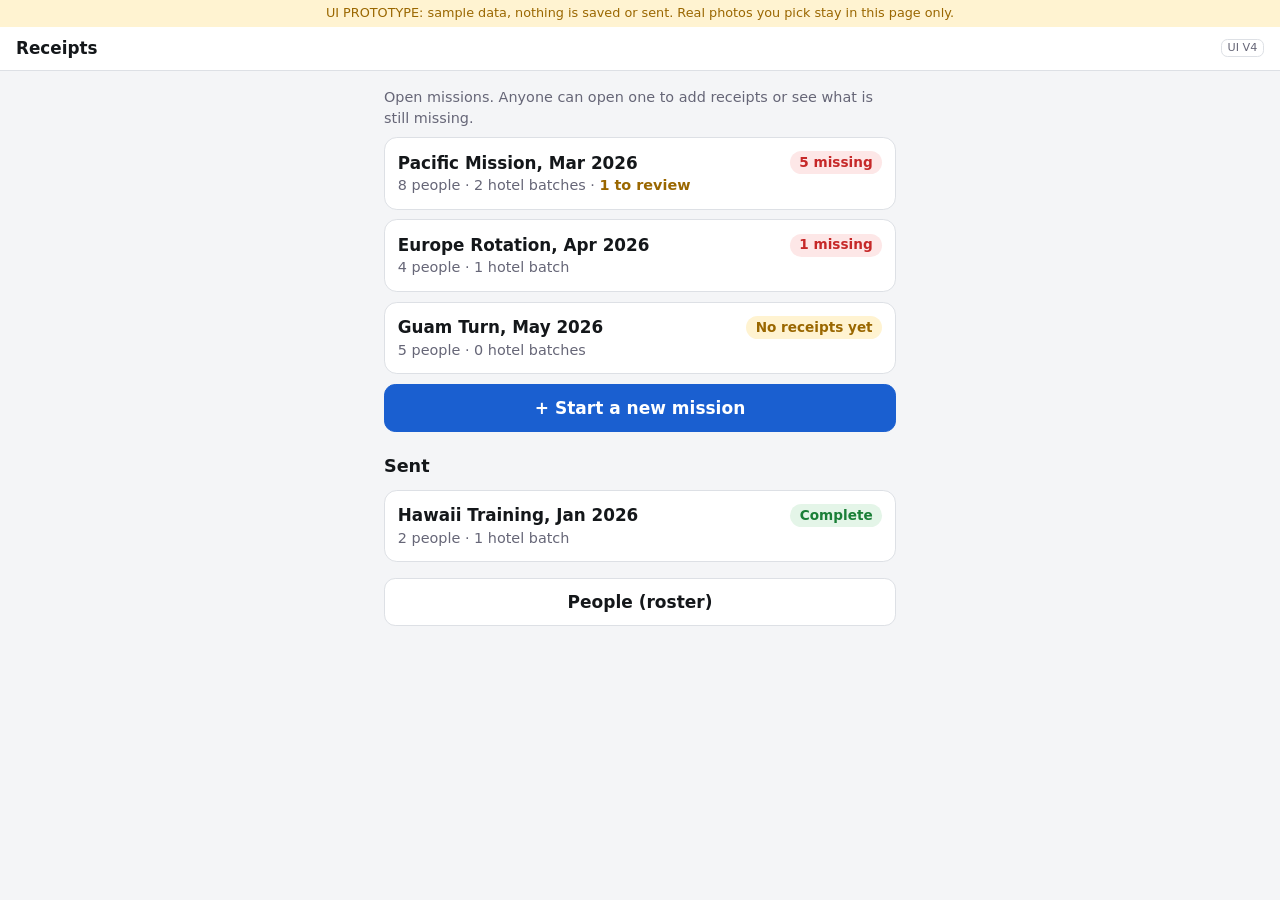
<file: ReceiptOCR_UI_V4.html>
<!doctype html>
<html lang="en">
<head>
<meta charset="utf-8">
<meta name="viewport" content="width=device-width, initial-scale=1, viewport-fit=cover">
<title>Receipt OCR UI V4</title>
<style>
:root{color-scheme:light dark;--bg:#f4f5f7;--card:#fff;--fg:#14171a;--mut:#667;--line:#dde0e5;--pri:#1a5fd0;--pri-fg:#fff;--ok:#1a7f37;--okbg:#e4f5e8;--warn:#9a6700;--warnbg:#fff3d1;--bad:#c62828;--badbg:#fde7e7}
@media(prefers-color-scheme:dark){:root{--bg:#0f1114;--card:#1a1d22;--fg:#eceef1;--mut:#9aa3ad;--line:#2d333b;--pri:#4c8dff;--pri-fg:#0b1220;--ok:#3fb950;--okbg:#10301a;--warn:#e3b341;--warnbg:#3a2f0b;--bad:#ff6b6b;--badbg:#3a1414}}
*{box-sizing:border-box}
body{margin:0;background:var(--bg);color:var(--fg);font:17px/1.45 system-ui,-apple-system,sans-serif;padding-bottom:env(safe-area-inset-bottom)}
header.top{position:sticky;top:0;z-index:5;background:var(--card);border-bottom:1px solid var(--line);padding:.6rem 1rem;display:flex;align-items:center;gap:.6rem}
header.top h1{font-size:1.05rem;margin:0;flex:1}
.badge{font-size:.7rem;border:1px solid var(--line);border-radius:.4rem;padding:0 .35rem;color:var(--mut)}
main{max-width:34rem;margin:0 auto;padding:1rem}
.card{background:var(--card);border:1px solid var(--line);border-radius:.8rem;padding:.9rem;margin-bottom:.8rem}
h2{font-size:1.1rem;margin:.2rem 0 .6rem}
.btn{display:flex;align-items:center;justify-content:center;gap:.4rem;min-height:48px;padding:.5rem 1rem;border-radius:.7rem;border:1px solid var(--line);background:var(--card);color:var(--fg);font:inherit;font-weight:600;width:100%;cursor:pointer;text-decoration:none;margin:.35rem 0}
.btn.pri{background:var(--pri);color:var(--pri-fg);border-color:var(--pri)}
.btn.sm{min-height:44px;width:auto;margin:0}
.btn.danger{background:var(--bad);color:#fff;border-color:var(--bad)}
.row{display:flex;gap:.5rem;align-items:center;flex-wrap:wrap}
.row.sp{justify-content:space-between}
.mut{color:var(--mut);font-size:.9rem}
input[type=text],input[type=date]{width:100%;min-height:46px;padding:.5rem .7rem;border-radius:.6rem;border:1px solid var(--line);background:var(--bg);color:var(--fg);font:inherit}
label.chk{display:flex;align-items:center;gap:.7rem;min-height:46px;border-bottom:1px solid var(--line)}
label.chk:last-child{border:0}
input[type=checkbox]{width:24px;height:24px}
.pill{display:inline-block;border-radius:2rem;padding:.1rem .6rem;font-size:.85rem;font-weight:600}
.pill.ok{background:var(--okbg);color:var(--ok)}.pill.warn{background:var(--warnbg);color:var(--warn)}.pill.bad{background:var(--badbg);color:var(--bad)}
.counter{position:sticky;top:50px;z-index:4;border-radius:.8rem;padding:.7rem 1rem;margin-bottom:.8rem;font-weight:700;display:flex;justify-content:space-between;align-items:center}
.counter.ok{background:var(--okbg);color:var(--ok)}.counter.warn{background:var(--warnbg);color:var(--warn)}
.counter .big{font-size:1.4rem}
.miss{color:var(--bad);font-weight:600}
.grid{display:grid;grid-template-columns:repeat(3,1fr);gap:.5rem}
.thumb{position:relative;border:1px solid var(--line);border-radius:.5rem;overflow:hidden;background:#fff;aspect-ratio:3/4;padding:0;cursor:pointer}
.thumb img{width:100%;height:100%;object-fit:cover;display:block}
.thumb .tag{position:absolute;left:2px;bottom:2px;right:2px;font-size:.62rem;font-weight:700;background:rgba(255,243,209,.95);color:#7a5200;border-radius:.3rem;padding:0 .2rem;text-align:center}
.who{font-weight:700;margin:.8rem 0 .3rem}
.prog{height:8px;background:var(--line);border-radius:4px;overflow:hidden;margin-top:.3rem}
.prog>i{display:block;height:100%;background:var(--pri);width:0;transition:width .3s}
.q{display:flex;gap:.7rem}.q img{width:84px;border-radius:.4rem;border:1px solid var(--line);align-self:flex-start}
.q .ocr{font:.75rem/1.3 ui-monospace,monospace;color:var(--mut);max-height:4.4em;overflow:hidden}
.candbtns{display:flex;flex-direction:column;gap:.35rem;margin-top:.5rem}
.modal{position:fixed;inset:0;background:rgba(0,0,0,.6);z-index:20;display:flex;align-items:flex-end;justify-content:center}
.sheet{background:var(--card);width:100%;max-width:34rem;border-radius:1rem 1rem 0 0;padding:1rem;max-height:92vh;overflow:auto}
.cropbox{position:relative;width:100%;touch-action:none;user-select:none}
.cropbox img{width:100%;display:block;border-radius:.4rem}
.cropbox svg{position:absolute;inset:0;width:100%;height:100%}
.handle{position:absolute;width:44px;height:44px;margin:-22px 0 0 -22px;border-radius:50%;background:rgba(76,141,255,.35);border:3px solid #4c8dff;touch-action:none}
pre.tree{background:var(--bg);padding:.7rem;border-radius:.6rem;overflow:auto;font-size:.85rem;margin:.4rem 0}
.toast{position:fixed;left:50%;bottom:1.2rem;transform:translateX(-50%);background:#222;color:#fff;padding:.6rem 1rem;border-radius:2rem;z-index:30;font-size:.95rem;max-width:90vw}
a.lnk{color:var(--pri);text-decoration:none;font-weight:600}
.drop{border:2px dashed var(--line);border-radius:1rem;padding:1rem;text-align:center;margin-bottom:.8rem;background:var(--card)}
.drop .step{color:var(--mut);font-size:1.05rem;margin:.5rem 0}
.drop .step b{color:var(--mut)}
.chips{display:flex;flex-wrap:wrap;gap:.5rem;justify-content:center;margin:.5rem 0}
.chip{min-height:46px;padding:.3rem 1.1rem;border-radius:2rem;border:1px solid var(--line);background:var(--bg);color:var(--fg);font:inherit;font-weight:700;cursor:pointer}
.chip.sel{background:var(--pri);color:var(--pri-fg);border-color:var(--pri)}
.cap{font-size:.62rem;line-height:1.15;word-break:break-all;color:var(--mut);margin-top:2px;text-align:center}
.mx{border-collapse:collapse;width:100%;font-size:.85rem}
.mx th,.mx td{padding:.35rem .4rem;border-bottom:1px solid var(--line);text-align:center;white-space:nowrap}
.mx th:first-child,.mx td:first-child{text-align:left;position:sticky;left:0;background:var(--card)}
.mx th{font-weight:600;color:var(--mut);font-size:.72rem;white-space:normal;line-height:1.1}
.mx .y{color:var(--ok);font-weight:700}.mx .n{color:var(--bad);font-weight:700}.mx .z{color:var(--mut)}
.mcard{display:block;text-decoration:none;color:inherit;background:var(--card);border:1px solid var(--line);border-radius:.8rem;padding:.8rem;margin-bottom:.6rem}
.mcard b{font-size:1.05rem}
.demo{background:var(--warnbg);color:var(--warn);font-size:.8rem;text-align:center;padding:.25rem}
</style>
</head>
<body>
<div class="demo">UI PROTOTYPE: sample data, nothing is saved or sent. Real photos you pick stay in this page only.</div>
<header class="top"><button class="btn sm" id="back" style="display:none" aria-label="Back">&larr;</button><h1 id="title">Receipts</h1><span class="badge">UI V4</span></header>
<main id="app"></main>
<div id="layer"></div>

<script>
"use strict";
// ---------- helpers ----------
const $=(s,r=document)=>r.querySelector(s);
const esc=s=>String(s??"").replace(/[&<>"']/g,c=>({"&":"&amp;","<":"&lt;",">":"&gt;",'"':"&quot;","'":"&#39;"}[c]));
const sleep=ms=>new Promise(r=>setTimeout(r,ms));
let uid=100; const nid=()=>++uid;
function toast(t){const d=document.createElement("div");d.className="toast";d.textContent=t;document.body.appendChild(d);setTimeout(()=>d.remove(),2200)}
function fakeReceipt(name,hotel,warp){
  const lines=[...Array(9)].map((_,i)=>`<rect x="30" y="${150+i*22}" width="${120+((i*37)%90)}" height="7" fill="#999"/><rect x="230" y="${150+i*22}" width="40" height="7" fill="#999"/>`).join("");
  const svg=`<svg xmlns="http://www.w3.org/2000/svg" width="300" height="400"><rect width="300" height="400" fill="${warp?'#cfd3d8':'#fff'}"/><g transform="${warp?'rotate(-4 150 200) translate(14 10) scale(.92)':''}"><rect width="300" height="400" fill="#fff" stroke="#bbb"/><text x="150" y="45" font-family="Georgia" font-size="22" font-weight="700" text-anchor="middle">${esc(hotel)}</text><text x="150" y="70" font-family="monospace" font-size="11" text-anchor="middle" fill="#555">GUEST FOLIO</text><text x="30" y="110" font-family="monospace" font-size="13">GUEST: ${esc(name.toUpperCase())}</text><text x="30" y="130" font-family="monospace" font-size="12" fill="#555">DEPART: 03/05/2026</text>${lines}<text x="30" y="380" font-family="monospace" font-size="13" font-weight="700">BALANCE   $0.00</text></g></svg>`;
  return "data:image/svg+xml;utf8,"+encodeURIComponent(svg);
}

// ---------- sample data ----------
const roster=[
 {id:1,name:"Mike Johnson",aliases:"Johnson M",active:true},
 {id:2,name:"Ben Johnston",aliases:"",active:true},
 {id:3,name:"Anne Smith",aliases:"",active:true},
 {id:4,name:"Luis Garcia",aliases:"Garcia L",active:true},
 {id:5,name:"Dana Lee",aliases:"",active:true},
 {id:6,name:"Priya Patel",aliases:"",active:true},
 {id:7,name:"Tom Nguyen",aliases:"",active:true},
 {id:8,name:"Kim Brown",aliases:"",active:true},
 {id:9,name:"Sam Davis",aliases:"",active:true},
 {id:10,name:"Ray Miller",aliases:"",active:false},
];
const P=id=>roster.find(p=>p.id===id);
const last=p=>p.name.split(" ").slice(-1)[0];
function mkR(pid,hotel,status="matched",extra={}){return {id:nid(),pid,status,hotel,tag:"Hotel",date:"2026-03-03",img:fakeReceipt(P(pid||1).name,hotel),score:96,inferred:false,cands:[],text:"",...extra}}
const trips=[{id:1,name:"Pacific Mission, Mar 2026",status:"open",members:[1,2,3,4,5,6,7,8],batches:[
 {id:1,label:"Batch 1",hotelGuess:"Hilton Garden Inn",hotelFinal:"",dateGuess:"2026-03-03",dateFinal:"",receipts:[
   mkR(1,"Hilton Garden Inn"),mkR(2,"Hilton Garden Inn"),mkR(3,"Hilton Garden Inn"),mkR(4,"Hilton Garden Inn"),mkR(5,"Hilton Garden Inn"),mkR(6,"Hilton Garden Inn"),mkR(7,"Hilton Garden Inn"),
   {...mkR(null,"Hilton Garden Inn","needs_review",{score:71,cands:[2,1,8],text:"GUEST: JOHNST0N B\nROOM 412  DEPART 03/03/26\nHILTON GARDEN INN"}),pid:null}]},
 {id:2,label:"Batch 2",hotelGuess:"Hampton Inn & Suites",hotelFinal:"",dateGuess:"2026-03-05",dateFinal:"",receipts:[
   mkR(1,"Hampton Inn & Suites"),mkR(3,"Hampton Inn & Suites"),mkR(4,"Hampton Inn & Suites"),mkR(5,"Hampton Inn & Suites")]},
]}];
trips.push({id:2,name:"Europe Rotation, Apr 2026",status:"open",members:[2,4,6,9],batches:[
 {id:3,label:"Batch 1",hotelGuess:"Courtyard by Marriott",hotelFinal:"",dateGuess:"2026-04-10",dateFinal:"",receipts:[
   mkR(2,"Courtyard by Marriott","matched",{date:"2026-04-10"}),mkR(4,"Courtyard by Marriott","matched",{date:"2026-04-10"}),mkR(9,"Courtyard by Marriott","matched",{date:"2026-04-10"})]}]});
trips.push({id:3,name:"Guam Turn, May 2026",status:"open",members:[1,3,5,7,8],batches:[]});
trips.push({id:4,name:"Hawaii Training, Jan 2026",status:"sent",members:[1,3],batches:[
 {id:4,label:"Batch 1",hotelGuess:"Aloha Suites",hotelFinal:"",dateGuess:"2026-01-12",dateFinal:"",receipts:[
   mkR(1,"Aloha Suites","matched",{date:"2026-01-12"}),mkR(3,"Aloha Suites","matched",{date:"2026-01-12"})]}]});
let curTrip=null;
const tags=["Hotel","NONA","Taxi","CNA"];let selTag=null,shrinkOn=true;
const todayISO=()=>{const d=new Date();return d.getFullYear()+"-"+String(d.getMonth()+1).padStart(2,"0")+"-"+String(d.getDate()).padStart(2,"0")};
const kb=n=>n>=1048576?(n/1048576).toFixed(1)+" MB":Math.max(1,Math.round(n/1024))+" KB";
// file name: LastName_Date_Tag(_n).pdf
function fname(t,r){
  const who=r.pid?last(P(r.pid)):"Unsorted";
  const same=t.batches.flatMap(b=>b.receipts).filter(x=>x.pid===r.pid&&x.tag===r.tag&&x.date===r.date&&x.status!=="needs_review"||x===r);
  const n=same.indexOf(r)+1;
  return `${who}_${r.date}_${r.tag}${n>1?"_"+n:""}.pdf`;
}
async function shrinkImage(url){
  const im=new Image();await new Promise((ok,no)=>{im.onload=ok;im.onerror=no;im.src=url});
  const sc=Math.min(1,1600/Math.max(im.width,im.height));
  const c=document.createElement("canvas");c.width=Math.round(im.width*sc);c.height=Math.round(im.height*sc);
  const x=c.getContext("2d");x.drawImage(im,0,0,c.width,c.height);
  const blob=await new Promise(r=>c.toBlob(r,"image/jpeg",.7));
  return {url:URL.createObjectURL(blob),size:blob.size};
}

// ---------- logic ----------
const members=t=>t.members.map(P);
const present=b=>new Set(b.receipts.filter(r=>r.tag==="Hotel"&&r.status!=="needs_review"&&r.pid).map(r=>r.pid));
const missing=(t,b)=>t.members.filter(id=>!present(b).has(id));
const queue=t=>t.batches.flatMap(b=>b.receipts.filter(r=>r.status==="needs_review").map(r=>({r,b})));
const hotel=b=>b.hotelFinal||b.hotelGuess||b.label;
const dateTxt=b=>{const d=b.dateFinal||b.dateGuess;if(!d)return"";return new Date(d+"T12:00").toLocaleDateString(undefined,{month:"short",day:"numeric"})};
const bLabel=b=>hotel(b)+(dateTxt(b)?` (${dateTxt(b)})`:"");
function report(t){
  const out=t.members.map(id=>({p:P(id),miss:t.batches.filter(b=>b.receipts.length&&missing(t,b).includes(id))})).sort((a,b)=>b.miss.length-a.miss.length);
  return out;
}

// ---------- router ----------
const app=$("#app"),titleEl=$("#title"),backBtn=$("#back");
let backTo=null;
function go(h){location.hash=h}
backBtn.onclick=()=>backTo&&go(backTo);
window.addEventListener("hashchange",render);
function setHead(title,back){titleEl.textContent=title;backTo=back;backBtn.style.display=back?"":"none"}
function render(){
  const [,page,id]=(location.hash||"#/").split("/");
  const t=trips.find(x=>x.id==id);
  ({"":home,roster:rosterPage,newtrip:newTrip,trip:()=>tripPage(t),batch:()=>batchPage(id),review:()=>reviewPage(t),ac:()=>acPage(t)}[page||""]||home)();
  window.scrollTo(0,0);
}

// ---------- pages ----------
function stats(t){
  let miss=0,bats=0;t.batches.forEach(b=>{if(b.receipts.length){bats++;miss+=missing(t,b).length}});
  return {miss,bats,q:queue(t).length};
}
function mcard(t){
  const st=stats(t);
  const pill=!st.bats?'<span class="pill warn">No receipts yet</span>':st.miss?`<span class="pill bad">${st.miss} missing</span>`:'<span class="pill ok">Complete</span>';
  return `<a class="mcard" href="#/trip/${t.id}"><div class="row sp"><b>${esc(t.name)}</b>${pill}</div>
  <div class="mut">${t.members.length} people &middot; ${t.batches.length} hotel batch${t.batches.length===1?"":"es"}${st.q?` &middot; <span style="color:var(--warn);font-weight:700">${st.q} to review</span>`:""}</div></a>`;
}
function home(){
  setHead("Receipts",null);
  const open=trips.filter(t=>t.status!=="sent"),done=trips.filter(t=>t.status==="sent");
  app.innerHTML=`<div class="mut" style="margin:0 0 .5rem">Open missions. Anyone can open one to add receipts or see what is still missing.</div>
  ${open.map(mcard).join("")||'<div class="card mut">No open missions. Start one below.</div>'}
  <a class="btn pri" href="#/newtrip">+ Start a new mission</a>
  ${done.length?`<h2 style="margin-top:1.4rem">Sent</h2>${done.map(mcard).join("")}`:""}
  <a class="btn" href="#/roster" style="margin-top:1rem">People (roster)</a>`;
}
function rosterPage(){
  setHead("People","#/");
  const draw=()=>{app.innerHTML=`<div class="card"><h2>Roster</h2>${roster.map(p=>`<div class="row sp" style="min-height:48px;border-bottom:1px solid var(--line)"><div><b>${esc(p.name)}</b>${p.aliases?`<div class="mut">also: ${esc(p.aliases)}</div>`:""}</div><button class="btn sm" data-t="${p.id}">${p.active?"Active":"Off"}</button></div>`).join("")}</div>
  <div class="card"><h2>Add a person</h2><input type="text" id="nn" placeholder="Full name"><div style="height:.5rem"></div><input type="text" id="na" placeholder="Other spellings on receipts (optional)"><button class="btn pri" id="add">Add person</button></div>`;
  app.querySelectorAll("[data-t]").forEach(b=>b.onclick=()=>{const p=P(+b.dataset.t);p.active=!p.active;draw()});
  $("#add").onclick=()=>{const n=$("#nn").value.trim();if(!n)return toast("Type a name first");roster.push({id:nid(),name:n,aliases:$("#na").value.trim(),active:true});draw();toast("Added "+n)}};
  draw();
}
function newTrip(){
  setHead("New mission","#/");
  app.innerHTML=`<div class="card"><h2>Mission name</h2><input type="text" id="tn" placeholder="e.g. Pacific Mission, Apr 2026"></div>
  <div class="card"><h2>Who is on this mission?</h2>${roster.filter(p=>p.active).map(p=>`<label class="chk"><input type="checkbox" value="${p.id}" checked> ${esc(p.name)}</label>`).join("")}</div>
  <button class="btn pri" id="go">Start mission</button>`;
  $("#go").onclick=()=>{const n=$("#tn").value.trim();const m=[...app.querySelectorAll("input[type=checkbox]:checked")].map(c=>+c.value);
    if(!n)return toast("Give the mission a name");if(!m.length)return toast("Pick at least one person");
    const t={id:nid(),name:n,status:"open",members:m,batches:[]};trips.push(t);go("#/trip/"+t.id)};
}
function tripPage(t){
  setHead(t.name,"#/");
  const q=queue(t).length;
  const live=t.batches.filter(b=>b.receipts.length);
  const grid=live.length?`<div class="card"><h2>What is in and what is missing</h2><div style="overflow-x:auto"><table class="mx"><tr><th>Person</th>${live.map(b=>`<th>${esc(hotel(b))}<br>${esc(dateTxt(b))}</th>`).join("")}</tr>${report(t).map(x=>`<tr><td>${esc(x.p.name)}</td>${live.map(b=>`<td class="${missing(t,b).includes(x.p.id)?"n":"y"}">${missing(t,b).includes(x.p.id)?"MISSING":"&#10003;"}</td>`).join("")}</tr>`).join("")}</table></div><div class="mut" style="margin-top:.4rem">Counts hotel receipts only.</div></div>`:"";
  app.innerHTML=`<div class="card"><div class="row sp"><span class="mut">${t.members.length} people on this mission</span><span class="pill ${t.status==="sent"?"ok":"warn"}">${t.status==="sent"?"Sent":"Open"}</span></div></div>${grid}
  ${t.batches.map(b=>{const m=missing(t,b),n=t.members.length-m.length,full=!m.length;return `<a class="btn" href="#/batch/${b.id}" style="justify-content:space-between"><span>${esc(b.label)}: ${esc(hotel(b))}</span><span class="pill ${full?'ok':'bad'}">${n} of ${t.members.length}</span></a>`}).join("")||`<div class="card mut">No batches yet. Start one for your first hotel.</div>`}
  <button class="btn pri" id="nb">+ New batch</button>
  <a class="btn" href="#/review/${t.id}">Not sure whose these are ${q?`<span class="pill warn">${q}</span>`:""}</a>
  <div style="height:1.5rem"></div>
  <a class="btn pri" href="#/ac/${t.id}" style="background:#0b6b3a;border-color:#0b6b3a;color:#fff">Aircraft Commander Review</a>${t.status==="sent"?'<button class="btn" id="reopen">Reopen mission</button>':""}`;
  const ro=$("#reopen");if(ro)ro.onclick=()=>{t.status="open";tripPage(t);toast("Mission reopened")};
  $("#nb").onclick=()=>{const seq=t.batches.length+1;const b={id:nid(),label:"Batch "+seq,hotelGuess:"",hotelFinal:"",dateGuess:"",dateFinal:"",receipts:[]};t.batches.push(b);go("#/batch/"+b.id)};
}
function findBatch(id){for(const t of trips){const b=t.batches.find(x=>x.id==id);if(b)return{t,b}}return{}}
function batchPage(id){
  const {t,b}=findBatch(id);if(!b)return home();curTrip=t;
  setHead(b.label,"#/trip/"+t.id);
  const m=missing(t,b),n=t.members.length-m.length,aw=b.receipts.filter(r=>r.status==="needs_review").length;
  const byP={};b.receipts.filter(r=>r.pid&&r.status!=="needs_review").forEach(r=>(byP[r.pid]??=[]).push(r));
  app.innerHTML=`<div class="counter ${m.length?'warn':'ok'}"><span><span class="big">${n} of ${t.members.length}</span> hotel receipts</span>${aw?`<a class="lnk" href="#/review/${t.id}">${aw} to review</a>`:""}</div>
  ${m.length&&b.receipts.length?`<div class="card"><b class="miss">Missing:</b> ${m.map(i=>`<span class="miss">${esc(P(i).name)}</span>`).join(", ")}</div>`:""}
  <div class="card"><h2>Hotel and date</h2><div class="mut">${b.hotelGuess?"Our guess, tap to fix:":"Filled in after the first receipt is read."}</div>
   <input type="text" id="hn" value="${esc(b.hotelFinal||b.hotelGuess)}" placeholder="Hotel name"><div style="height:.5rem"></div><input type="date" id="dt" value="${esc(b.dateFinal||b.dateGuess)}">
   <button class="btn" id="sv">Save</button></div>
  <div class="drop">
   <div class="step"><b>1.</b> Pick a tag</div>
   <div class="chips" id="chips">${tags.map(g=>`<button class="chip ${g===selTag?"sel":""}" data-g="${esc(g)}">${esc(g)}</button>`).join("")}<button class="chip" id="newtag">+ New</button></div>
   <div id="newrow" style="display:none" class="row"><input type="text" id="ntn" placeholder="New tag name" style="flex:1"><button class="btn sm pri" id="ntok">Add</button></div>
   <div class="step"><b>2.</b> Add receipts</div>
   <input type="file" id="files" accept="image/*" multiple hidden>
   <input type="file" id="cam" accept="image/*" capture="environment" hidden>
   <button class="btn pri" id="pick">Add receipts with photo library</button>
   <button class="btn" id="shoot">Take photo</button>
   <div class="mut" style="margin:.4rem 0">Files are named: last name, today's date, then the tag.</div>
   <label class="row" style="justify-content:center;gap:.6rem;min-height:44px"><input type="checkbox" id="shr" ${shrinkOn?"checked":""}> <span class="mut">Shrink big photos before sending (faster, saves data)</span></label>
   <button class="btn" id="demo">Demo: add 3 sample receipts</button><div id="prog"></div></div>
  ${Object.keys(byP).length?`<div class="card"><h2>Filed receipts</h2>${t.members.filter(i=>byP[i]).map(i=>`<div class="who">${esc(P(i).name)}</div><div class="grid">${byP[i].map(r=>`<div><button class="thumb" data-r="${r.id}" style="width:100%"><img src="${r.img}" alt="">${r.inferred?'<span class="tag">guessed by elimination</span>':""}</button><div class="cap">${esc(fname(t,r))}</div></div>`).join("")}</div>`).join("")}</div>`:""}`;
  $("#sv").onclick=()=>{b.hotelFinal=$("#hn").value.trim();b.dateFinal=$("#dt").value;toast("Saved");batchPage(id)};
  const needTag=()=>{if(!selTag){toast("Pick a tag first (step 1)");return false}return true};
  app.querySelectorAll("[data-g]").forEach(c=>c.onclick=()=>{selTag=c.dataset.g;batchPage(id)});
  $("#newtag").onclick=()=>{$("#newrow").style.display="flex";$("#ntn").focus()};
  $("#ntok").onclick=()=>{const v=$("#ntn").value.trim().replace(/[^\w-]/g,"");if(!v)return toast("Type a tag name");if(!tags.includes(v))tags.push(v);selTag=v;batchPage(id)};
  $("#shr").onchange=e=>shrinkOn=e.target.checked;
  const fromInput=e=>{const fs=[...e.target.files];e.target.value="";if(fs.length)runUpload(t,b,fs.map(f=>({img:URL.createObjectURL(f),size:f.size,name:f.name,real:true})),selTag)};
  $("#pick").onclick=()=>needTag()&&$("#files").click();
  $("#shoot").onclick=()=>needTag()&&$("#cam").click();
  $("#files").onchange=fromInput;$("#cam").onchange=fromInput;
  $("#demo").onclick=()=>needTag()&&runUpload(t,b,[1,2,3].map(i=>({img:null,name:"sample "+i})),selTag);
  app.querySelectorAll("button.thumb").forEach(el=>el.onclick=()=>cropModal(b,b.receipts.find(r=>r.id==el.dataset.r)));
}
async function runUpload(t,b,files,tag){
  if(!files.length)return;
  const box=$("#prog");box.innerHTML=files.map((f,i)=>`<div style="margin-top:.6rem"><div class="row sp"><span>${esc(f.name)}</span><span class="mut" id="st${i}">Waiting</span></div><div class="prog"><i id="pb${i}"></i></div></div>`).join("");
  for(let i=0;i<files.length;i++){
    let sizeNote="";
    if(files[i].real&&shrinkOn){$("#st"+i).textContent="Shrinking…";$("#pb"+i).style.width="15%";try{const sh=await shrinkImage(files[i].img);sizeNote=" ("+kb(files[i].size)+" to "+kb(sh.size)+")";files[i].img=sh.url}catch(e){sizeNote=" (could not shrink)"}}
    else if(files[i].real){sizeNote=" ("+kb(files[i].size)+")"}
    for(const [s,pct] of [["Straightening",30],["Reading",65],["Matching",90]]){$("#st"+i).textContent=s+"…";$("#pb"+i).style.width=pct+"%";await sleep(600)}
    const miss=missing(t,b);let pid,status="matched",inferred=false,cands=[],score=94;
    const roll=Math.random();
    if(miss.length===1&&roll<.5){pid=miss[0];inferred=true;score=64}
    else if(roll<.3){status="needs_review";pid=null;score=70;cands=[...t.members].sort(()=>Math.random()-.5).slice(0,3)}
    else pid=(miss.length?miss:t.members)[Math.floor(Math.random()*(miss.length||t.members.length))];
    const nm=P(pid||cands[0]).name,hn=b.hotelFinal||b.hotelGuess||"Hampton Inn & Suites";
    b.receipts.push({id:nid(),pid,status,inferred,score,cands,hotel:hn,tag,date:todayISO(),img:files[i].img||fakeReceipt(nm,hn,i%2===0),text:"GUEST: "+nm.toUpperCase().replace(/[AEIOU]/,"0")+"\nROOM "+(300+i*7)+"  DEPART 03/05/26\n"+hn.toUpperCase()});
    if(!b.hotelGuess){b.hotelGuess=hn;b.dateGuess="2026-03-05"}
    $("#pb"+i).style.width="100%";$("#st"+i).textContent=(status==="matched"?(inferred?"Filed (guessed)":"Filed"):"Not sure whose")+sizeNote;
  }
  await sleep(1800);batchPage(b.id);toast("Done");
}
function reviewPage(t){
  setHead("Not sure whose these are","#/trip/"+t.id);
  const items=queue(t);
  app.innerHTML=items.length?items.map(({r,b})=>`<div class="card"><div class="mut">${esc(b.label)}: ${esc(hotel(b))} &middot; tag: <b>${esc(r.tag)}</b></div><div class="q"><img src="${r.img}" alt=""><div><div class="ocr">${esc(r.text)}</div><div class="mut" style="margin-top:.3rem">Pick the right person:</div></div></div>
    <div class="candbtns">${r.cands.map(c=>`<button class="btn" data-r="${r.id}" data-p="${c}">${esc(P(c).name)}</button>`).join("")}<button class="btn" data-r="${r.id}" data-p="0" style="color:var(--bad)">None of these</button></div></div>`).join(""):`<div class="card ok"><span class="pill ok">All clear</span> Nothing waiting for review.</div>`;
  app.querySelectorAll("[data-r]").forEach(bt=>bt.onclick=()=>{const it=items.find(x=>x.r.id==bt.dataset.r);if(+bt.dataset.p){it.r.pid=+bt.dataset.p;it.r.status="confirmed";toast("Filed under "+P(it.r.pid).name+". Next time that spelling is recognized.")}else{it.r.status="needs_review";it.r.cands=t.members.slice(0,3);toast("Pick someone from the full list in the real app")}reviewPage(t)});
}
function acPage(t){
  setHead("Aircraft Commander Review","#/trip/"+t.id);
  const rep=report(t),bad=rep.filter(x=>x.miss.length),ok=rep.filter(x=>!x.miss.length),q=queue(t).length;
  app.innerHTML=`${q?`<div class="card" style="background:var(--warnbg)"><b>${q} receipt${q>1?"s":""} still not sure whose.</b> <a class="lnk" href="#/review/${t.id}">Review them first</a></div>`:""}
  <div class="card"><h2>Missing receipts</h2>${bad.length?bad.map(x=>`<p class="miss" style="margin:.4rem 0">${esc(last(x.p))} is missing receipts at ${x.miss.map(b=>esc(bLabel(b))).join(" and ")}.</p>`).join(""):`<span class="pill ok">Nobody is missing anything</span>`}</div>
  <div class="card"><h2>Complete</h2>${ok.map(x=>`<span class="pill ok" style="margin:.15rem">${esc(x.p.name)}</span>`).join(" ")||'<span class="mut">No one yet</span>'}</div>
  <a class="btn" href="#/trip/${t.id}">Back to mission</a><button class="btn pri" id="send">Build and send</button><div id="out"></div>`;
  $("#send").onclick=async()=>{
    if(bad.length&&!confirm(bad.length+" "+(bad.length>1?"people are":"person is")+" missing receipts. Send anyway?"))return;
    const out=$("#out");out.innerHTML=`<div class="card"><div id="bs">Building PDFs…</div><div class="prog"><i id="bp"></i></div></div>`;
    for(const [s,p] of [["Building PDFs…",30],["Writing SUMMARY.pdf…",55],["Zipping…",80],["Emailing the aircraft commander…",95]]){$("#bs").textContent=s;$("#bp").style.width=p+"%";await sleep(700)}
    const n=t.batches.reduce((a,b)=>a+b.receipts.filter(r=>r.status!=="needs_review").length,0),mb=(n*0.18).toFixed(1);
    t.status="sent";
    out.innerHTML=`<div class="card"><span class="pill ok">Sent</span><p>${n} receipts, zip is <b>${mb} MB</b>. ${mb<19?"Attached to the email, with a Tailscale link too.":"Too big to attach, so the email has a link only."}</p>
    <pre class="tree">${esc(t.name.replace(/[^\w]+/g,"_"))}_Receipts.zip\n  SUMMARY.pdf\n${t.members.map(id=>`  ${esc(last(P(id)))}_${esc(P(id).name.split(" ")[0])}/ (${t.batches.reduce((a,b)=>a+b.receipts.filter(r=>r.pid===id&&r.status!=="needs_review").length,0)} PDFs)`).join("\n")}${q?"\n  UNSORTED/ ("+q+")":""}</pre>
    <div class="mut">Files inside are named like <b>${esc(last(P(t.members[0])))}_${todayISO()}_Hotel.pdf</b></div><div class="mut">Link: http://acars-pi2.tail5b21f4.ts.net:8081/download/&lt;random-token&gt;.zip</div><button class="btn" id="re">Send again</button></div>`;
    $("#re").onclick=()=>toast("Would re-send the same zip");
  };
}
// manual crop modal
function cropModal(b,r){
  const L=$("#layer");L.innerHTML=`<div class="modal"><div class="sheet"><h2>Fix the crop</h2><div class="mut">Drag the four corners to the edges of the paper.</div>
  <div class="cropbox" id="cb"><img src="${r.img}" alt=""><svg><polygon id="pg" fill="rgba(76,141,255,.15)" stroke="#4c8dff" stroke-width="3"/></svg></div>
  <button class="btn pri" id="ap">Re-scan with this crop</button><button class="btn" id="cl">Close</button></div></div>`;
  const cb=$("#cb"),img=$("img",cb);let pts=[[.1,.1],[.9,.1],[.9,.9],[.1,.9]],hs=[];
  const draw=()=>{const w=cb.clientWidth,h=cb.clientHeight;$("#pg").setAttribute("points",pts.map(p=>p[0]*w+","+p[1]*h).join(" "));hs.forEach((e,i)=>{e.style.left=pts[i][0]*w+"px";e.style.top=pts[i][1]*h+"px"})};
  pts.forEach((p,i)=>{const e=document.createElement("div");e.className="handle";cb.appendChild(e);hs.push(e);
    e.onpointerdown=ev=>{e.setPointerCapture(ev.pointerId);e.onpointermove=m=>{const R=cb.getBoundingClientRect();pts[i]=[Math.min(1,Math.max(0,(m.clientX-R.left)/R.width)),Math.min(1,Math.max(0,(m.clientY-R.top)/R.height))];draw()};e.onpointerup=()=>{e.onpointermove=null}}});
  img.onload=draw;setTimeout(draw,50);
  $("#cl").onclick=()=>L.innerHTML="";$("#ap").onclick=()=>{L.innerHTML="";toast("Re-scanned with your crop")};
}
render();
</script>
</body>
</html>
</file>
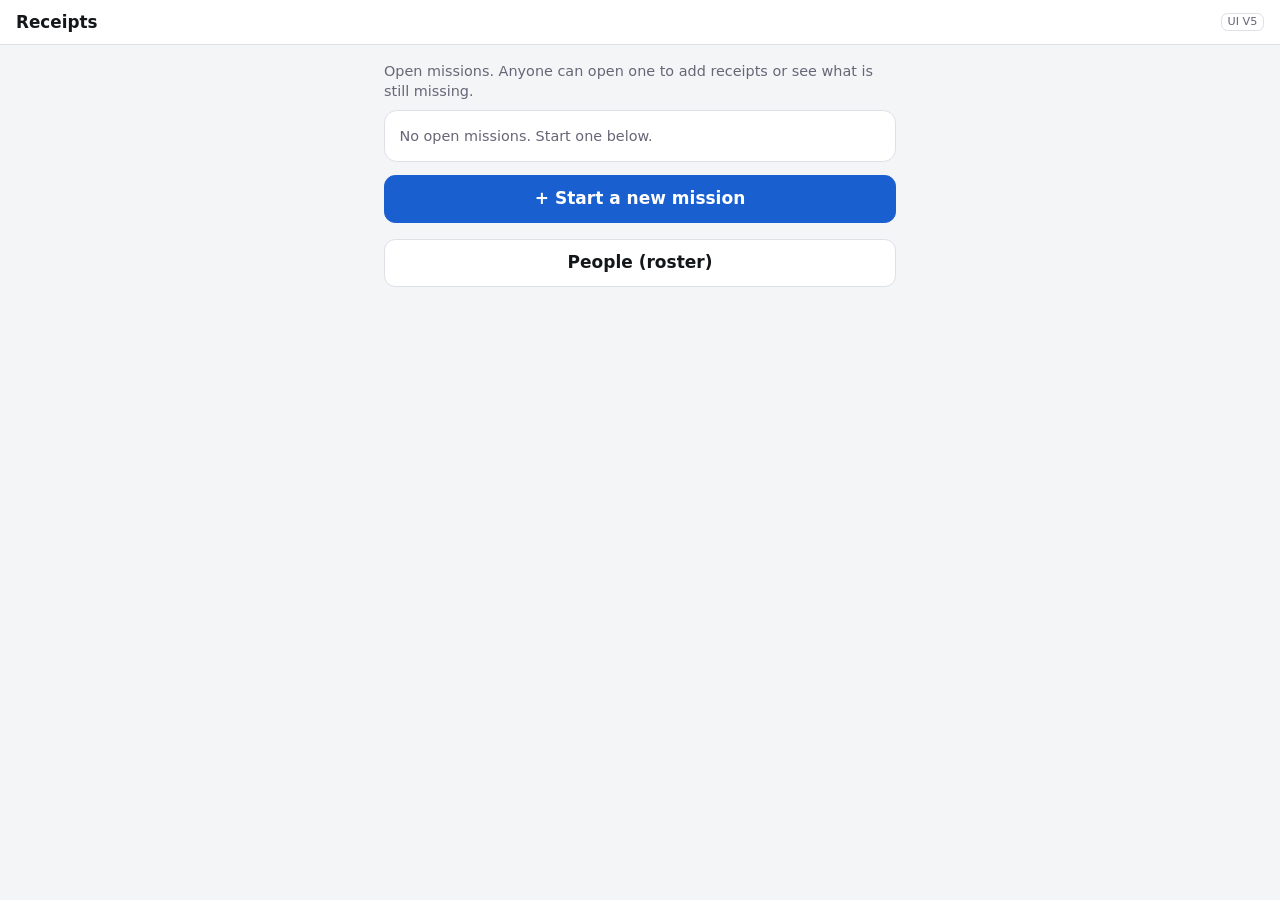
<file: ReceiptOCR_UI_V5.html>
<!doctype html>
<html lang="en">
<head>
<meta charset="utf-8">
<meta name="viewport" content="width=device-width, initial-scale=1, viewport-fit=cover">
<title>Receipt OCR UI V5</title>
<style>
:root{color-scheme:light dark;--bg:#f4f5f7;--card:#fff;--fg:#14171a;--mut:#667;--line:#dde0e5;--pri:#1a5fd0;--pri-fg:#fff;--ok:#1a7f37;--okbg:#e4f5e8;--warn:#9a6700;--warnbg:#fff3d1;--bad:#c62828;--badbg:#fde7e7}
@media(prefers-color-scheme:dark){:root{--bg:#0f1114;--card:#1a1d22;--fg:#eceef1;--mut:#9aa3ad;--line:#2d333b;--pri:#4c8dff;--pri-fg:#0b1220;--ok:#3fb950;--okbg:#10301a;--warn:#e3b341;--warnbg:#3a2f0b;--bad:#ff6b6b;--badbg:#3a1414}}
*{box-sizing:border-box}
body{margin:0;background:var(--bg);color:var(--fg);font:17px/1.45 system-ui,-apple-system,sans-serif;padding-bottom:env(safe-area-inset-bottom)}
header.top{position:sticky;top:0;z-index:5;background:var(--card);border-bottom:1px solid var(--line);padding:.6rem 1rem;display:flex;align-items:center;gap:.6rem}
header.top h1{font-size:1.05rem;margin:0;flex:1}
.badge{font-size:.7rem;border:1px solid var(--line);border-radius:.4rem;padding:0 .35rem;color:var(--mut)}
main{max-width:34rem;margin:0 auto;padding:1rem}
.card{background:var(--card);border:1px solid var(--line);border-radius:.8rem;padding:.9rem;margin-bottom:.8rem}
h2{font-size:1.1rem;margin:.2rem 0 .6rem}
.btn{display:flex;align-items:center;justify-content:center;gap:.4rem;min-height:48px;padding:.5rem 1rem;border-radius:.7rem;border:1px solid var(--line);background:var(--card);color:var(--fg);font:inherit;font-weight:600;width:100%;cursor:pointer;text-decoration:none;margin:.35rem 0}
.btn.pri{background:var(--pri);color:var(--pri-fg);border-color:var(--pri)}
.btn.sm{min-height:44px;width:auto;margin:0}
.btn.danger{background:var(--bad);color:#fff;border-color:var(--bad)}
.row{display:flex;gap:.5rem;align-items:center;flex-wrap:wrap}
.row.sp{justify-content:space-between}
.mut{color:var(--mut);font-size:.9rem}
input[type=text],input[type=date]{width:100%;min-height:46px;padding:.5rem .7rem;border-radius:.6rem;border:1px solid var(--line);background:var(--bg);color:var(--fg);font:inherit}
label.chk{display:flex;align-items:center;gap:.7rem;min-height:46px;border-bottom:1px solid var(--line)}
label.chk:last-child{border:0}
input[type=checkbox]{width:24px;height:24px}
.pill{display:inline-block;border-radius:2rem;padding:.1rem .6rem;font-size:.85rem;font-weight:600}
.pill.ok{background:var(--okbg);color:var(--ok)}.pill.warn{background:var(--warnbg);color:var(--warn)}.pill.bad{background:var(--badbg);color:var(--bad)}
.counter{position:sticky;top:50px;z-index:4;border-radius:.8rem;padding:.7rem 1rem;margin-bottom:.8rem;font-weight:700;display:flex;justify-content:space-between;align-items:center}
.counter.ok{background:var(--okbg);color:var(--ok)}.counter.warn{background:var(--warnbg);color:var(--warn)}
.counter .big{font-size:1.4rem}
.miss{color:var(--bad);font-weight:600}
.grid{display:grid;grid-template-columns:repeat(3,1fr);gap:.5rem}
.thumb{position:relative;border:1px solid var(--line);border-radius:.5rem;overflow:hidden;background:#fff;aspect-ratio:3/4;padding:0;cursor:pointer}
.thumb img{width:100%;height:100%;object-fit:cover;display:block}
.thumb .tag{position:absolute;left:2px;bottom:2px;right:2px;font-size:.62rem;font-weight:700;background:rgba(255,243,209,.95);color:#7a5200;border-radius:.3rem;padding:0 .2rem;text-align:center}
.who{font-weight:700;margin:.8rem 0 .3rem}
.prog{height:8px;background:var(--line);border-radius:4px;overflow:hidden;margin-top:.3rem}
.prog>i{display:block;height:100%;background:var(--pri);width:0;transition:width .3s}
.q{display:flex;gap:.7rem}.q img{width:84px;border-radius:.4rem;border:1px solid var(--line);align-self:flex-start}
.q .ocr{font:.75rem/1.3 ui-monospace,monospace;color:var(--mut);max-height:4.4em;overflow:hidden}
.candbtns{display:flex;flex-direction:column;gap:.35rem;margin-top:.5rem}
.modal{position:fixed;inset:0;background:rgba(0,0,0,.6);z-index:20;display:flex;align-items:flex-end;justify-content:center}
.sheet{background:var(--card);width:100%;max-width:34rem;border-radius:1rem 1rem 0 0;padding:1rem;max-height:92vh;overflow:auto}
.cropbox{position:relative;width:100%;touch-action:none;user-select:none}
.cropbox img{width:100%;display:block;border-radius:.4rem}
.cropbox svg{position:absolute;inset:0;width:100%;height:100%}
.handle{position:absolute;width:44px;height:44px;margin:-22px 0 0 -22px;border-radius:50%;background:rgba(76,141,255,.35);border:3px solid #4c8dff;touch-action:none}
pre.tree{background:var(--bg);padding:.7rem;border-radius:.6rem;overflow:auto;font-size:.85rem;margin:.4rem 0}
.toast{position:fixed;left:50%;bottom:1.2rem;transform:translateX(-50%);background:#222;color:#fff;padding:.6rem 1rem;border-radius:2rem;z-index:30;font-size:.95rem;max-width:90vw}
a.lnk{color:var(--pri);text-decoration:none;font-weight:600}
.drop{border:2px dashed var(--line);border-radius:1rem;padding:1rem;text-align:center;margin-bottom:.8rem;background:var(--card)}
.drop .step{color:var(--mut);font-size:1.05rem;margin:.5rem 0}
.drop .step b{color:var(--mut)}
.chips{display:flex;flex-wrap:wrap;gap:.5rem;justify-content:center;margin:.5rem 0}
.chip{min-height:46px;padding:.3rem 1.1rem;border-radius:2rem;border:1px solid var(--line);background:var(--bg);color:var(--fg);font:inherit;font-weight:700;cursor:pointer}
.chip.sel{background:var(--pri);color:var(--pri-fg);border-color:var(--pri)}
.cap{font-size:.62rem;line-height:1.15;word-break:break-all;color:var(--mut);margin-top:2px;text-align:center}
.mx{border-collapse:collapse;width:100%;font-size:.85rem}
.mx th,.mx td{padding:.35rem .4rem;border-bottom:1px solid var(--line);text-align:center;white-space:nowrap}
.mx th:first-child,.mx td:first-child{text-align:left;position:sticky;left:0;background:var(--card)}
.mx th{font-weight:600;color:var(--mut);font-size:.72rem;white-space:normal;line-height:1.1}
.mx .y{color:var(--ok);font-weight:700}.mx .n{color:var(--bad);font-weight:700}.mx .z{color:var(--mut)}
.mcard{display:block;text-decoration:none;color:inherit;background:var(--card);border:1px solid var(--line);border-radius:.8rem;padding:.8rem;margin-bottom:.6rem}
.mcard b{font-size:1.05rem}
.demo{background:var(--warnbg);color:var(--warn);font-size:.8rem;text-align:center;padding:.25rem}
</style>
</head>
<body>
<header class="top"><button class="btn sm" id="back" style="display:none" aria-label="Back">&larr;</button><h1 id="title">Receipts</h1><span class="badge">UI V5</span></header>
<main id="app"></main>
<div id="layer"></div>

<script>
"use strict";
// ---------- helpers ----------
const $=(s,r=document)=>r.querySelector(s);
const esc=s=>String(s??"").replace(/[&<>"']/g,c=>({"&":"&amp;","<":"&lt;",">":"&gt;",'"':"&quot;","'":"&#39;"}[c]));
const sleep=ms=>new Promise(r=>setTimeout(r,ms));
let uid=100; const nid=()=>++uid;
function toast(t){const d=document.createElement("div");d.className="toast";d.textContent=t;document.body.appendChild(d);setTimeout(()=>d.remove(),2200)}
function fakeReceipt(name,hotel,warp){
  const lines=[...Array(9)].map((_,i)=>`<rect x="30" y="${150+i*22}" width="${120+((i*37)%90)}" height="7" fill="#999"/><rect x="230" y="${150+i*22}" width="40" height="7" fill="#999"/>`).join("");
  const svg=`<svg xmlns="http://www.w3.org/2000/svg" width="300" height="400"><rect width="300" height="400" fill="${warp?'#cfd3d8':'#fff'}"/><g transform="${warp?'rotate(-4 150 200) translate(14 10) scale(.92)':''}"><rect width="300" height="400" fill="#fff" stroke="#bbb"/><text x="150" y="45" font-family="Georgia" font-size="22" font-weight="700" text-anchor="middle">${esc(hotel)}</text><text x="150" y="70" font-family="monospace" font-size="11" text-anchor="middle" fill="#555">GUEST FOLIO</text><text x="30" y="110" font-family="monospace" font-size="13">GUEST: ${esc(name.toUpperCase())}</text><text x="30" y="130" font-family="monospace" font-size="12" fill="#555">DEPART: 03/05/2026</text>${lines}<text x="30" y="380" font-family="monospace" font-size="13" font-weight="700">BALANCE   $0.00</text></g></svg>`;
  return "data:image/svg+xml;utf8,"+encodeURIComponent(svg);
}

// ---------- sample data ----------
const roster=[];
const P=id=>roster.find(p=>p.id===id);
const last=p=>p.name.split(" ").slice(-1)[0];
function mkR(pid,hotel,status="matched",extra={}){return {id:nid(),pid,status,hotel,tag:"Hotel",date:"2026-03-03",img:fakeReceipt(P(pid||1).name,hotel),score:96,inferred:false,cands:[],text:"",...extra}}
const trips=[];
let curTrip=null;
const tags=["Hotel","NONA","Taxi","CNA"];let selTag=null,shrinkOn=true;
const todayISO=()=>{const d=new Date();return d.getFullYear()+"-"+String(d.getMonth()+1).padStart(2,"0")+"-"+String(d.getDate()).padStart(2,"0")};
const kb=n=>n>=1048576?(n/1048576).toFixed(1)+" MB":Math.max(1,Math.round(n/1024))+" KB";
// file name: LastName_Date_Tag(_n).pdf
function fname(t,r){
  const who=r.pid?last(P(r.pid)):"Unsorted";
  const same=t.batches.flatMap(b=>b.receipts).filter(x=>x.pid===r.pid&&x.tag===r.tag&&x.date===r.date&&x.status!=="needs_review"||x===r);
  const n=same.indexOf(r)+1;
  return `${who}_${r.date}_${r.tag}${n>1?"_"+n:""}.pdf`;
}
async function shrinkImage(url){
  const im=new Image();await new Promise((ok,no)=>{im.onload=ok;im.onerror=no;im.src=url});
  const sc=Math.min(1,1600/Math.max(im.width,im.height));
  const c=document.createElement("canvas");c.width=Math.round(im.width*sc);c.height=Math.round(im.height*sc);
  const x=c.getContext("2d");x.drawImage(im,0,0,c.width,c.height);
  const blob=await new Promise(r=>c.toBlob(r,"image/jpeg",.7));
  return {url:URL.createObjectURL(blob),size:blob.size};
}

// ---------- logic ----------
const members=t=>t.members.map(P);
const present=b=>new Set(b.receipts.filter(r=>r.tag==="Hotel"&&r.status!=="needs_review"&&r.pid).map(r=>r.pid));
const missing=(t,b)=>t.members.filter(id=>!present(b).has(id));
const queue=t=>t.batches.flatMap(b=>b.receipts.filter(r=>r.status==="needs_review").map(r=>({r,b})));
const hotel=b=>b.hotelFinal||b.hotelGuess||b.label;
const dateTxt=b=>{const d=b.dateFinal||b.dateGuess;if(!d)return"";return new Date(d+"T12:00").toLocaleDateString(undefined,{month:"short",day:"numeric"})};
const bLabel=b=>hotel(b)+(dateTxt(b)?` (${dateTxt(b)})`:"");
function report(t){
  const out=t.members.map(id=>({p:P(id),miss:t.batches.filter(b=>b.receipts.length&&missing(t,b).includes(id))})).sort((a,b)=>b.miss.length-a.miss.length);
  return out;
}

// ---------- router ----------
const app=$("#app"),titleEl=$("#title"),backBtn=$("#back");
let backTo=null;
function go(h){location.hash=h}
backBtn.onclick=()=>backTo&&go(backTo);
window.addEventListener("hashchange",render);
function setHead(title,back){titleEl.textContent=title;backTo=back;backBtn.style.display=back?"":"none"}
function render(){
  const [,page,id]=(location.hash||"#/").split("/");
  const t=trips.find(x=>x.id==id);
  ({"":home,roster:rosterPage,newtrip:newTrip,trip:()=>tripPage(t),batch:()=>batchPage(id),review:()=>reviewPage(t),ac:()=>acPage(t)}[page||""]||home)();
  window.scrollTo(0,0);
}

// ---------- pages ----------
function stats(t){
  let miss=0,bats=0;t.batches.forEach(b=>{if(b.receipts.length){bats++;miss+=missing(t,b).length}});
  return {miss,bats,q:queue(t).length};
}
function mcard(t){
  const st=stats(t);
  const pill=!st.bats?'<span class="pill warn">No receipts yet</span>':st.miss?`<span class="pill bad">${st.miss} missing</span>`:'<span class="pill ok">Complete</span>';
  return `<a class="mcard" href="#/trip/${t.id}"><div class="row sp"><b>${esc(t.name)}</b>${pill}</div>
  <div class="mut">${t.members.length} people &middot; ${t.batches.length} hotel batch${t.batches.length===1?"":"es"}${st.q?` &middot; <span style="color:var(--warn);font-weight:700">${st.q} to review</span>`:""}</div></a>`;
}
function home(){
  setHead("Receipts",null);
  const open=trips.filter(t=>t.status!=="sent"),done=trips.filter(t=>t.status==="sent");
  app.innerHTML=`<div class="mut" style="margin:0 0 .5rem">Open missions. Anyone can open one to add receipts or see what is still missing.</div>
  ${open.map(mcard).join("")||'<div class="card mut">No open missions. Start one below.</div>'}
  <a class="btn pri" href="#/newtrip">+ Start a new mission</a>
  ${done.length?`<h2 style="margin-top:1.4rem">Sent</h2>${done.map(mcard).join("")}`:""}
  <a class="btn" href="#/roster" style="margin-top:1rem">People (roster)</a>`;
}
function rosterPage(){
  setHead("People","#/");
  const draw=()=>{app.innerHTML=`<div class="card"><h2>Roster</h2>${roster.map(p=>`<div class="row sp" style="min-height:48px;border-bottom:1px solid var(--line)"><div><b>${esc(p.name)}</b>${p.aliases?`<div class="mut">also: ${esc(p.aliases)}</div>`:""}</div><button class="btn sm" data-t="${p.id}">${p.active?"Active":"Off"}</button></div>`).join("")}</div>
  <div class="card"><h2>Add a person</h2><input type="text" id="nn" placeholder="Full name"><div style="height:.5rem"></div><input type="text" id="na" placeholder="Other spellings on receipts (optional)"><button class="btn pri" id="add">Add person</button></div>`;
  app.querySelectorAll("[data-t]").forEach(b=>b.onclick=()=>{const p=P(+b.dataset.t);p.active=!p.active;draw()});
  $("#add").onclick=()=>{const n=$("#nn").value.trim();if(!n)return toast("Type a name first");roster.push({id:nid(),name:n,aliases:$("#na").value.trim(),active:true});draw();toast("Added "+n)}};
  draw();
}
function newTrip(){
  setHead("New mission","#/");
  app.innerHTML=`<div class="card"><h2>Mission name</h2><input type="text" id="tn" placeholder="e.g. Pacific Mission, Apr 2026"></div>
  <div class="card"><h2>Who is on this mission?</h2>${roster.filter(p=>p.active).length?"":'<div class="mut">No one on the roster yet. Add people first under People (roster).</div>'}${roster.filter(p=>p.active).map(p=>`<label class="chk"><input type="checkbox" value="${p.id}" checked> ${esc(p.name)}</label>`).join("")}</div>
  <button class="btn pri" id="go">Start mission</button>`;
  $("#go").onclick=()=>{const n=$("#tn").value.trim();const m=[...app.querySelectorAll("input[type=checkbox]:checked")].map(c=>+c.value);
    if(!n)return toast("Give the mission a name");if(!m.length)return toast("Pick at least one person");
    const t={id:nid(),name:n,status:"open",members:m,batches:[]};trips.push(t);go("#/trip/"+t.id)};
}
function tripPage(t){
  setHead(t.name,"#/");
  const q=queue(t).length;
  const live=t.batches.filter(b=>b.receipts.length);
  const grid=live.length?`<div class="card"><h2>What is in and what is missing</h2><div style="overflow-x:auto"><table class="mx"><tr><th>Person</th>${live.map(b=>`<th>${esc(hotel(b))}<br>${esc(dateTxt(b))}</th>`).join("")}</tr>${report(t).map(x=>`<tr><td>${esc(x.p.name)}</td>${live.map(b=>`<td class="${missing(t,b).includes(x.p.id)?"n":"y"}">${missing(t,b).includes(x.p.id)?"MISSING":"&#10003;"}</td>`).join("")}</tr>`).join("")}</table></div><div class="mut" style="margin-top:.4rem">Counts hotel receipts only.</div></div>`:"";
  app.innerHTML=`<div class="card"><div class="row sp"><span class="mut">${t.members.length} people on this mission</span><span class="pill ${t.status==="sent"?"ok":"warn"}">${t.status==="sent"?"Sent":"Open"}</span></div></div>${grid}
  ${t.batches.map(b=>{const m=missing(t,b),n=t.members.length-m.length,full=!m.length;return `<a class="btn" href="#/batch/${b.id}" style="justify-content:space-between"><span>${esc(b.label)}: ${esc(hotel(b))}</span><span class="pill ${full?'ok':'bad'}">${n} of ${t.members.length}</span></a>`}).join("")||`<div class="card mut">No batches yet. Start one for your first hotel.</div>`}
  <button class="btn pri" id="nb">+ New batch</button>
  <a class="btn" href="#/review/${t.id}">Not sure whose these are ${q?`<span class="pill warn">${q}</span>`:""}</a>
  <div style="height:1.5rem"></div>
  <a class="btn pri" href="#/ac/${t.id}" style="background:#0b6b3a;border-color:#0b6b3a;color:#fff">Aircraft Commander Review</a>${t.status==="sent"?'<button class="btn" id="reopen">Reopen mission</button>':""}`;
  const ro=$("#reopen");if(ro)ro.onclick=()=>{t.status="open";tripPage(t);toast("Mission reopened")};
  $("#nb").onclick=()=>{const seq=t.batches.length+1;const b={id:nid(),label:"Batch "+seq,hotelGuess:"",hotelFinal:"",dateGuess:"",dateFinal:"",receipts:[]};t.batches.push(b);go("#/batch/"+b.id)};
}
function findBatch(id){for(const t of trips){const b=t.batches.find(x=>x.id==id);if(b)return{t,b}}return{}}
function batchPage(id){
  const {t,b}=findBatch(id);if(!b)return home();curTrip=t;
  setHead(b.label,"#/trip/"+t.id);
  const m=missing(t,b),n=t.members.length-m.length,aw=b.receipts.filter(r=>r.status==="needs_review").length;
  const byP={};b.receipts.filter(r=>r.pid&&r.status!=="needs_review").forEach(r=>(byP[r.pid]??=[]).push(r));
  app.innerHTML=`<div class="counter ${m.length?'warn':'ok'}"><span><span class="big">${n} of ${t.members.length}</span> hotel receipts</span>${aw?`<a class="lnk" href="#/review/${t.id}">${aw} to review</a>`:""}</div>
  ${m.length&&b.receipts.length?`<div class="card"><b class="miss">Missing:</b> ${m.map(i=>`<span class="miss">${esc(P(i).name)}</span>`).join(", ")}</div>`:""}
  <div class="card"><h2>Hotel and date</h2><div class="mut">${b.hotelGuess?"Our guess, tap to fix:":"Filled in after the first receipt is read."}</div>
   <input type="text" id="hn" value="${esc(b.hotelFinal||b.hotelGuess)}" placeholder="Hotel name"><div style="height:.5rem"></div><input type="date" id="dt" value="${esc(b.dateFinal||b.dateGuess)}">
   <button class="btn" id="sv">Save</button></div>
  <div class="drop">
   <div class="step"><b>1.</b> Pick a tag</div>
   <div class="chips" id="chips">${tags.map(g=>`<button class="chip ${g===selTag?"sel":""}" data-g="${esc(g)}">${esc(g)}</button>`).join("")}<button class="chip" id="newtag">+ New</button></div>
   <div id="newrow" style="display:none" class="row"><input type="text" id="ntn" placeholder="New tag name" style="flex:1"><button class="btn sm pri" id="ntok">Add</button></div>
   <div class="step"><b>2.</b> Add receipts</div>
   <input type="file" id="files" accept="image/*" multiple hidden>
   <input type="file" id="cam" accept="image/*" capture="environment" hidden>
   <button class="btn pri" id="pick">Add receipts with photo library</button>
   <button class="btn" id="shoot">Take photo</button>
   <div class="mut" style="margin:.4rem 0">Files are named: last name, today's date, then the tag.</div>
   <label class="row" style="justify-content:center;gap:.6rem;min-height:44px"><input type="checkbox" id="shr" ${shrinkOn?"checked":""}> <span class="mut">Shrink big photos before sending (faster, saves data)</span></label>
   <div id="prog"></div></div>
  ${Object.keys(byP).length?`<div class="card"><h2>Filed receipts</h2>${t.members.filter(i=>byP[i]).map(i=>`<div class="who">${esc(P(i).name)}</div><div class="grid">${byP[i].map(r=>`<div><button class="thumb" data-r="${r.id}" style="width:100%"><img src="${r.img}" alt="">${r.inferred?'<span class="tag">guessed by elimination</span>':""}</button><div class="cap">${esc(fname(t,r))}</div></div>`).join("")}</div>`).join("")}</div>`:""}`;
  $("#sv").onclick=()=>{b.hotelFinal=$("#hn").value.trim();b.dateFinal=$("#dt").value;toast("Saved");batchPage(id)};
  const needTag=()=>{if(!selTag){toast("Pick a tag first (step 1)");return false}return true};
  app.querySelectorAll("[data-g]").forEach(c=>c.onclick=()=>{selTag=c.dataset.g;batchPage(id)});
  $("#newtag").onclick=()=>{$("#newrow").style.display="flex";$("#ntn").focus()};
  $("#ntok").onclick=()=>{const v=$("#ntn").value.trim().replace(/[^\w-]/g,"");if(!v)return toast("Type a tag name");if(!tags.includes(v))tags.push(v);selTag=v;batchPage(id)};
  $("#shr").onchange=e=>shrinkOn=e.target.checked;
  const fromInput=e=>{const fs=[...e.target.files];e.target.value="";if(fs.length)runUpload(t,b,fs.map(f=>({img:URL.createObjectURL(f),size:f.size,name:f.name,real:true})),selTag)};
  $("#pick").onclick=()=>needTag()&&$("#files").click();
  $("#shoot").onclick=()=>needTag()&&$("#cam").click();
  $("#files").onchange=fromInput;$("#cam").onchange=fromInput;
  app.querySelectorAll("button.thumb").forEach(el=>el.onclick=()=>cropModal(b,b.receipts.find(r=>r.id==el.dataset.r)));
}
async function runUpload(t,b,files,tag){
  if(!files.length)return;
  const box=$("#prog");box.innerHTML=files.map((f,i)=>`<div style="margin-top:.6rem"><div class="row sp"><span>${esc(f.name)}</span><span class="mut" id="st${i}">Waiting</span></div><div class="prog"><i id="pb${i}"></i></div></div>`).join("");
  for(let i=0;i<files.length;i++){
    let sizeNote="";
    if(files[i].real&&shrinkOn){$("#st"+i).textContent="Shrinking…";$("#pb"+i).style.width="15%";try{const sh=await shrinkImage(files[i].img);sizeNote=" ("+kb(files[i].size)+" to "+kb(sh.size)+")";files[i].img=sh.url}catch(e){sizeNote=" (could not shrink)"}}
    else if(files[i].real){sizeNote=" ("+kb(files[i].size)+")"}
    for(const [s,pct] of [["Straightening",30],["Reading",65],["Matching",90]]){$("#st"+i).textContent=s+"…";$("#pb"+i).style.width=pct+"%";await sleep(600)}
    const miss=missing(t,b);let pid,status="matched",inferred=false,cands=[],score=94;
    const roll=Math.random();
    if(miss.length===1&&roll<.5){pid=miss[0];inferred=true;score=64}
    else if(roll<.3){status="needs_review";pid=null;score=70;cands=[...t.members].sort(()=>Math.random()-.5).slice(0,3)}
    else pid=(miss.length?miss:t.members)[Math.floor(Math.random()*(miss.length||t.members.length))];
    const nm=P(pid||cands[0]).name,hn=b.hotelFinal||b.hotelGuess||"Hampton Inn & Suites";
    b.receipts.push({id:nid(),pid,status,inferred,score,cands,hotel:hn,tag,date:todayISO(),img:files[i].img||fakeReceipt(nm,hn,i%2===0),text:"GUEST: "+nm.toUpperCase().replace(/[AEIOU]/,"0")+"\nROOM "+(300+i*7)+"  DEPART 03/05/26\n"+hn.toUpperCase()});
    if(!b.hotelGuess){b.hotelGuess=hn;b.dateGuess="2026-03-05"}
    $("#pb"+i).style.width="100%";$("#st"+i).textContent=(status==="matched"?(inferred?"Filed (guessed)":"Filed"):"Not sure whose")+sizeNote;
  }
  await sleep(1800);batchPage(b.id);toast("Done");
}
function reviewPage(t){
  setHead("Not sure whose these are","#/trip/"+t.id);
  const items=queue(t);
  app.innerHTML=items.length?items.map(({r,b})=>`<div class="card"><div class="mut">${esc(b.label)}: ${esc(hotel(b))} &middot; tag: <b>${esc(r.tag)}</b></div><div class="q"><img src="${r.img}" alt=""><div><div class="ocr">${esc(r.text)}</div><div class="mut" style="margin-top:.3rem">Pick the right person:</div></div></div>
    <div class="candbtns">${r.cands.map(c=>`<button class="btn" data-r="${r.id}" data-p="${c}">${esc(P(c).name)}</button>`).join("")}<button class="btn" data-r="${r.id}" data-p="0" style="color:var(--bad)">None of these</button></div></div>`).join(""):`<div class="card ok"><span class="pill ok">All clear</span> Nothing waiting for review.</div>`;
  app.querySelectorAll("[data-r]").forEach(bt=>bt.onclick=()=>{const it=items.find(x=>x.r.id==bt.dataset.r);if(+bt.dataset.p){it.r.pid=+bt.dataset.p;it.r.status="confirmed";toast("Filed under "+P(it.r.pid).name+". Next time that spelling is recognized.")}else{it.r.status="needs_review";it.r.cands=t.members.slice(0,3);toast("Pick someone from the full list in the real app")}reviewPage(t)});
}
function acPage(t){
  setHead("Aircraft Commander Review","#/trip/"+t.id);
  const rep=report(t),bad=rep.filter(x=>x.miss.length),ok=rep.filter(x=>!x.miss.length),q=queue(t).length;
  app.innerHTML=`${q?`<div class="card" style="background:var(--warnbg)"><b>${q} receipt${q>1?"s":""} still not sure whose.</b> <a class="lnk" href="#/review/${t.id}">Review them first</a></div>`:""}
  <div class="card"><h2>Missing receipts</h2>${bad.length?bad.map(x=>`<p class="miss" style="margin:.4rem 0">${esc(last(x.p))} is missing receipts at ${x.miss.map(b=>esc(bLabel(b))).join(" and ")}.</p>`).join(""):`<span class="pill ok">Nobody is missing anything</span>`}</div>
  <div class="card"><h2>Complete</h2>${ok.map(x=>`<span class="pill ok" style="margin:.15rem">${esc(x.p.name)}</span>`).join(" ")||'<span class="mut">No one yet</span>'}</div>
  <a class="btn" href="#/trip/${t.id}">Back to mission</a><button class="btn pri" id="send">Build and send</button><div id="out"></div>`;
  $("#send").onclick=async()=>{
    if(bad.length&&!confirm(bad.length+" "+(bad.length>1?"people are":"person is")+" missing receipts. Send anyway?"))return;
    const out=$("#out");out.innerHTML=`<div class="card"><div id="bs">Building PDFs…</div><div class="prog"><i id="bp"></i></div></div>`;
    for(const [s,p] of [["Building PDFs…",30],["Writing SUMMARY.pdf…",55],["Zipping…",80],["Emailing the aircraft commander…",95]]){$("#bs").textContent=s;$("#bp").style.width=p+"%";await sleep(700)}
    const n=t.batches.reduce((a,b)=>a+b.receipts.filter(r=>r.status!=="needs_review").length,0),mb=(n*0.18).toFixed(1);
    t.status="sent";
    out.innerHTML=`<div class="card"><span class="pill ok">Sent</span><p>${n} receipts, zip is <b>${mb} MB</b>. ${mb<19?"Attached to the email, with a Tailscale link too.":"Too big to attach, so the email has a link only."}</p>
    <pre class="tree">${esc(t.name.replace(/[^\w]+/g,"_"))}_Receipts.zip\n  SUMMARY.pdf\n${t.members.map(id=>`  ${esc(last(P(id)))}_${esc(P(id).name.split(" ")[0])}/ (${t.batches.reduce((a,b)=>a+b.receipts.filter(r=>r.pid===id&&r.status!=="needs_review").length,0)} PDFs)`).join("\n")}${q?"\n  UNSORTED/ ("+q+")":""}</pre>
    <div class="mut">Files inside are named like <b>${esc(last(P(t.members[0])))}_${todayISO()}_Hotel.pdf</b></div><div class="mut">Link: http://acars-pi2.tail5b21f4.ts.net:8081/download/&lt;random-token&gt;.zip</div><button class="btn" id="re">Send again</button></div>`;
    $("#re").onclick=()=>toast("Would re-send the same zip");
  };
}
// manual crop modal
function cropModal(b,r){
  const L=$("#layer");L.innerHTML=`<div class="modal"><div class="sheet"><h2>Fix the crop</h2><div class="mut">Drag the four corners to the edges of the paper.</div>
  <div class="cropbox" id="cb"><img src="${r.img}" alt=""><svg><polygon id="pg" fill="rgba(76,141,255,.15)" stroke="#4c8dff" stroke-width="3"/></svg></div>
  <button class="btn pri" id="ap">Re-scan with this crop</button><button class="btn" id="cl">Close</button></div></div>`;
  const cb=$("#cb"),img=$("img",cb);let pts=[[.1,.1],[.9,.1],[.9,.9],[.1,.9]],hs=[];
  const draw=()=>{const w=cb.clientWidth,h=cb.clientHeight;$("#pg").setAttribute("points",pts.map(p=>p[0]*w+","+p[1]*h).join(" "));hs.forEach((e,i)=>{e.style.left=pts[i][0]*w+"px";e.style.top=pts[i][1]*h+"px"})};
  pts.forEach((p,i)=>{const e=document.createElement("div");e.className="handle";cb.appendChild(e);hs.push(e);
    e.onpointerdown=ev=>{e.setPointerCapture(ev.pointerId);e.onpointermove=m=>{const R=cb.getBoundingClientRect();pts[i]=[Math.min(1,Math.max(0,(m.clientX-R.left)/R.width)),Math.min(1,Math.max(0,(m.clientY-R.top)/R.height))];draw()};e.onpointerup=()=>{e.onpointermove=null}}});
  img.onload=draw;setTimeout(draw,50);
  $("#cl").onclick=()=>L.innerHTML="";$("#ap").onclick=()=>{L.innerHTML="";toast("Re-scanned with your crop")};
}
render();
</script>
</body>
</html>
</file>
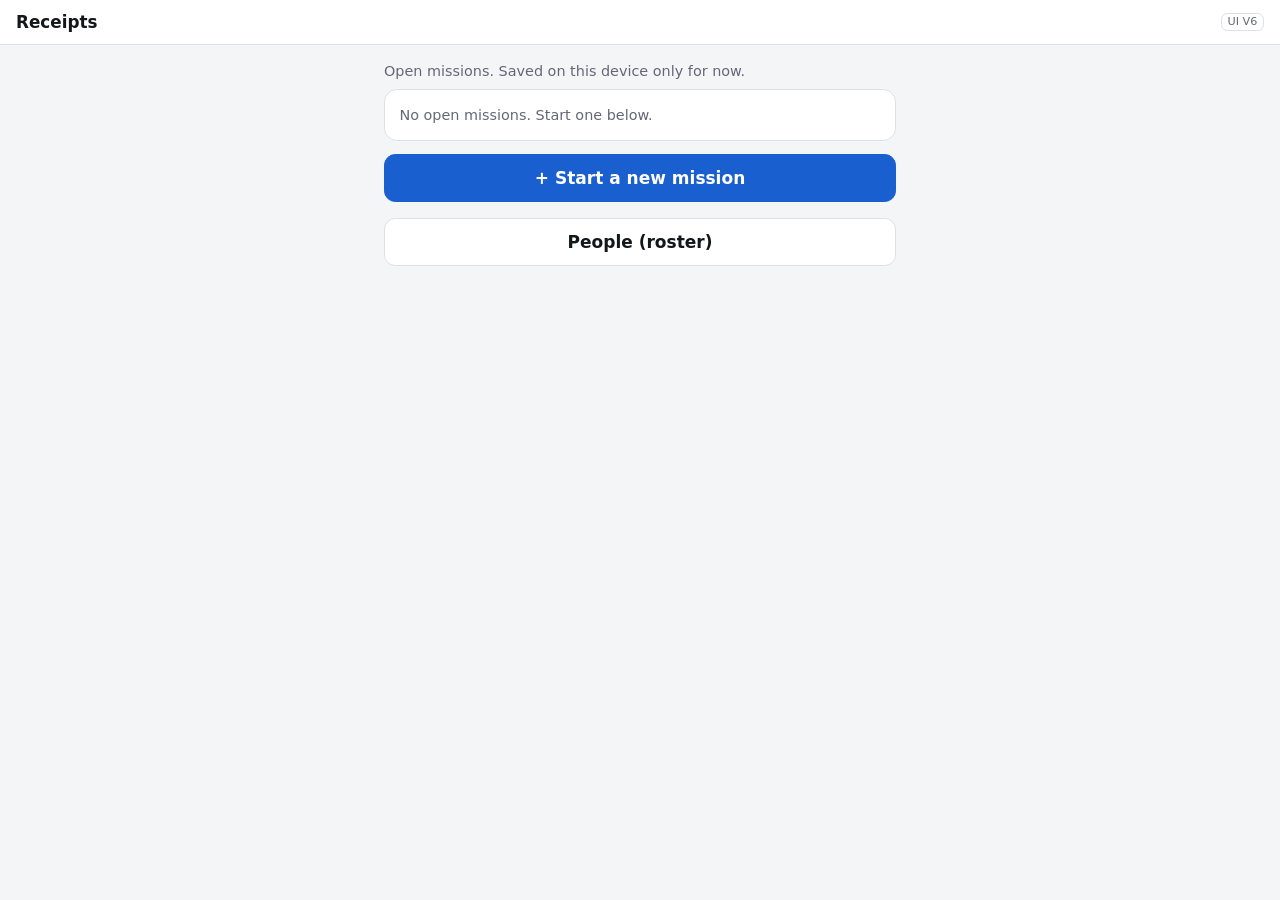
<file: ReceiptOCR_UI_V6.html>
<!doctype html>
<html lang="en">
<head>
<meta charset="utf-8">
<meta name="viewport" content="width=device-width, initial-scale=1, viewport-fit=cover">
<title>Receipt OCR UI V6</title>
<style>
:root{color-scheme:light dark;--bg:#f4f5f7;--card:#fff;--fg:#14171a;--mut:#667;--line:#dde0e5;--pri:#1a5fd0;--pri-fg:#fff;--ok:#1a7f37;--okbg:#e4f5e8;--warn:#9a6700;--warnbg:#fff3d1;--bad:#c62828;--badbg:#fde7e7}
@media(prefers-color-scheme:dark){:root{--bg:#0f1114;--card:#1a1d22;--fg:#eceef1;--mut:#9aa3ad;--line:#2d333b;--pri:#4c8dff;--pri-fg:#0b1220;--ok:#3fb950;--okbg:#10301a;--warn:#e3b341;--warnbg:#3a2f0b;--bad:#ff6b6b;--badbg:#3a1414}}
*{box-sizing:border-box}
body{margin:0;background:var(--bg);color:var(--fg);font:17px/1.45 system-ui,-apple-system,sans-serif;padding-bottom:env(safe-area-inset-bottom)}
header.top{position:sticky;top:0;z-index:5;background:var(--card);border-bottom:1px solid var(--line);padding:.6rem 1rem;display:flex;align-items:center;gap:.6rem}
header.top h1{font-size:1.05rem;margin:0;flex:1}
.badge{font-size:.7rem;border:1px solid var(--line);border-radius:.4rem;padding:0 .35rem;color:var(--mut)}
main{max-width:34rem;margin:0 auto;padding:1rem}
.card{background:var(--card);border:1px solid var(--line);border-radius:.8rem;padding:.9rem;margin-bottom:.8rem}
h2{font-size:1.1rem;margin:.2rem 0 .6rem}
.btn{display:flex;align-items:center;justify-content:center;gap:.4rem;min-height:48px;padding:.5rem 1rem;border-radius:.7rem;border:1px solid var(--line);background:var(--card);color:var(--fg);font:inherit;font-weight:600;width:100%;cursor:pointer;text-decoration:none;margin:.35rem 0}
.btn.pri{background:var(--pri);color:var(--pri-fg);border-color:var(--pri)}
.btn.sm{min-height:44px;width:auto;margin:0}
.btn.danger{background:var(--bad);color:#fff;border-color:var(--bad)}
.row{display:flex;gap:.5rem;align-items:center;flex-wrap:wrap}
.row.sp{justify-content:space-between}
.mut{color:var(--mut);font-size:.9rem}
input[type=text],input[type=date]{width:100%;min-height:46px;padding:.5rem .7rem;border-radius:.6rem;border:1px solid var(--line);background:var(--bg);color:var(--fg);font:inherit}
label.chk{display:flex;align-items:center;gap:.7rem;min-height:46px;border-bottom:1px solid var(--line)}
label.chk:last-child{border:0}
input[type=checkbox]{width:24px;height:24px}
.pill{display:inline-block;border-radius:2rem;padding:.1rem .6rem;font-size:.85rem;font-weight:600}
.pill.ok{background:var(--okbg);color:var(--ok)}.pill.warn{background:var(--warnbg);color:var(--warn)}.pill.bad{background:var(--badbg);color:var(--bad)}
.counter{position:sticky;top:50px;z-index:4;border-radius:.8rem;padding:.7rem 1rem;margin-bottom:.8rem;font-weight:700;display:flex;justify-content:space-between;align-items:center}
.counter.ok{background:var(--okbg);color:var(--ok)}.counter.warn{background:var(--warnbg);color:var(--warn)}
.counter .big{font-size:1.4rem}
.miss{color:var(--bad);font-weight:600}
.grid{display:grid;grid-template-columns:repeat(3,1fr);gap:.5rem}
.thumb{position:relative;border:1px solid var(--line);border-radius:.5rem;overflow:hidden;background:#fff;aspect-ratio:3/4;padding:0;cursor:pointer}
.thumb img{width:100%;height:100%;object-fit:cover;display:block}
.thumb .tag{position:absolute;left:2px;bottom:2px;right:2px;font-size:.62rem;font-weight:700;background:rgba(255,243,209,.95);color:#7a5200;border-radius:.3rem;padding:0 .2rem;text-align:center}
.who{font-weight:700;margin:.8rem 0 .3rem}
.prog{height:8px;background:var(--line);border-radius:4px;overflow:hidden;margin-top:.3rem}
.prog>i{display:block;height:100%;background:var(--pri);width:0;transition:width .3s}
.q{display:flex;gap:.7rem}.q img{width:84px;border-radius:.4rem;border:1px solid var(--line);align-self:flex-start}
.q .ocr{font:.75rem/1.3 ui-monospace,monospace;color:var(--mut);max-height:4.4em;overflow:hidden}
.candbtns{display:flex;flex-direction:column;gap:.35rem;margin-top:.5rem}
.modal{position:fixed;inset:0;background:rgba(0,0,0,.6);z-index:20;display:flex;align-items:flex-end;justify-content:center}
.sheet{background:var(--card);width:100%;max-width:34rem;border-radius:1rem 1rem 0 0;padding:1rem;max-height:92vh;overflow:auto}
.cropbox{position:relative;width:100%;touch-action:none;user-select:none}
.cropbox img{width:100%;display:block;border-radius:.4rem}
.cropbox svg{position:absolute;inset:0;width:100%;height:100%}
.handle{position:absolute;width:44px;height:44px;margin:-22px 0 0 -22px;border-radius:50%;background:rgba(76,141,255,.35);border:3px solid #4c8dff;touch-action:none}
pre.tree{background:var(--bg);padding:.7rem;border-radius:.6rem;overflow:auto;font-size:.85rem;margin:.4rem 0}
.toast{position:fixed;left:50%;bottom:1.2rem;transform:translateX(-50%);background:#222;color:#fff;padding:.6rem 1rem;border-radius:2rem;z-index:30;font-size:.95rem;max-width:90vw}
a.lnk{color:var(--pri);text-decoration:none;font-weight:600}
.drop{border:2px dashed var(--line);border-radius:1rem;padding:1rem;text-align:center;margin-bottom:.8rem;background:var(--card)}
.drop .step{color:var(--mut);font-size:1.05rem;margin:.5rem 0}
.drop .step b{color:var(--mut)}
.chips{display:flex;flex-wrap:wrap;gap:.5rem;justify-content:center;margin:.5rem 0}
.chip{min-height:46px;padding:.3rem 1.1rem;border-radius:2rem;border:1px solid var(--line);background:var(--bg);color:var(--fg);font:inherit;font-weight:700;cursor:pointer}
.chip.sel{background:var(--pri);color:var(--pri-fg);border-color:var(--pri)}
.cap{font-size:.62rem;line-height:1.15;word-break:break-all;color:var(--mut);margin-top:2px;text-align:center}
.mx{border-collapse:collapse;width:100%;font-size:.85rem}
.mx th,.mx td{padding:.35rem .4rem;border-bottom:1px solid var(--line);text-align:center;white-space:nowrap}
.mx th:first-child,.mx td:first-child{text-align:left;position:sticky;left:0;background:var(--card)}
.mx th{font-weight:600;color:var(--mut);font-size:.72rem;white-space:normal;line-height:1.1}
.mx .y{color:var(--ok);font-weight:700}.mx .n{color:var(--bad);font-weight:700}.mx .z{color:var(--mut)}
.mcard{display:block;text-decoration:none;color:inherit;background:var(--card);border:1px solid var(--line);border-radius:.8rem;padding:.8rem;margin-bottom:.6rem}
.mcard b{font-size:1.05rem}
.demo{background:var(--warnbg);color:var(--warn);font-size:.8rem;text-align:center;padding:.25rem}
</style>
</head>
<body>
<header class="top"><button class="btn sm" id="back" style="display:none" aria-label="Back">&larr;</button><h1 id="title">Receipts</h1><span class="badge">UI V6</span></header>
<main id="app"></main>
<div id="layer"></div>

<script>
"use strict";
// ---------- helpers ----------
const $=(s,r=document)=>r.querySelector(s);
const esc=s=>String(s??"").replace(/[&<>"']/g,c=>({"&":"&amp;","<":"&lt;",">":"&gt;",'"':"&quot;","'":"&#39;"}[c]));
const sleep=ms=>new Promise(r=>setTimeout(r,ms));
let uid=100; const nid=()=>++uid;
function toast(t){const d=document.createElement("div");d.className="toast";d.textContent=t;document.body.appendChild(d);setTimeout(()=>d.remove(),2200)}
function fakeReceipt(name,hotel,warp){
  const lines=[...Array(9)].map((_,i)=>`<rect x="30" y="${150+i*22}" width="${120+((i*37)%90)}" height="7" fill="#999"/><rect x="230" y="${150+i*22}" width="40" height="7" fill="#999"/>`).join("");
  const svg=`<svg xmlns="http://www.w3.org/2000/svg" width="300" height="400"><rect width="300" height="400" fill="${warp?'#cfd3d8':'#fff'}"/><g transform="${warp?'rotate(-4 150 200) translate(14 10) scale(.92)':''}"><rect width="300" height="400" fill="#fff" stroke="#bbb"/><text x="150" y="45" font-family="Georgia" font-size="22" font-weight="700" text-anchor="middle">${esc(hotel)}</text><text x="150" y="70" font-family="monospace" font-size="11" text-anchor="middle" fill="#555">GUEST FOLIO</text><text x="30" y="110" font-family="monospace" font-size="13">GUEST: ${esc(name.toUpperCase())}</text><text x="30" y="130" font-family="monospace" font-size="12" fill="#555">DEPART: 03/05/2026</text>${lines}<text x="30" y="380" font-family="monospace" font-size="13" font-weight="700">BALANCE   $0.00</text></g></svg>`;
  return "data:image/svg+xml;utf8,"+encodeURIComponent(svg);
}

// ---------- sample data ----------
const roster=[];
const P=id=>roster.find(p=>p.id===id);
const last=p=>p.name.split(" ").slice(-1)[0];
function mkR(pid,hotel,status="matched",extra={}){return {id:nid(),pid,status,hotel,tag:"Hotel",date:"2026-03-03",img:fakeReceipt(P(pid||1).name,hotel),score:96,inferred:false,cands:[],text:"",...extra}}
const trips=[];
let curTrip=null;
const tags=["Hotel","NONA","Taxi","CNA"];let selTag=null,shrinkOn=true;
const todayISO=()=>{const d=new Date();return d.getFullYear()+"-"+String(d.getMonth()+1).padStart(2,"0")+"-"+String(d.getDate()).padStart(2,"0")};
const kb=n=>n>=1048576?(n/1048576).toFixed(1)+" MB":Math.max(1,Math.round(n/1024))+" KB";
// file name: LastName_Date_Tag(_n).pdf
function fname(t,r){
  const who=r.pid?last(P(r.pid)):"Unsorted";
  const same=t.batches.flatMap(b=>b.receipts).filter(x=>x.pid===r.pid&&x.tag===r.tag&&x.date===r.date&&x.status!=="needs_review"||x===r);
  const n=same.indexOf(r)+1;
  return `${who}_${r.date}_${r.tag}${n>1?"_"+n:""}.pdf`;
}
async function shrinkImage(url){
  const im=new Image();await new Promise((ok,no)=>{im.onload=ok;im.onerror=no;im.src=url});
  const sc=Math.min(1,1600/Math.max(im.width,im.height));
  const c=document.createElement("canvas");c.width=Math.round(im.width*sc);c.height=Math.round(im.height*sc);
  const x=c.getContext("2d");x.drawImage(im,0,0,c.width,c.height);
  const blob=await new Promise(r=>c.toBlob(r,"image/jpeg",.7));
  return {url:URL.createObjectURL(blob),size:blob.size};
}

// ---------- logic ----------
const members=t=>t.members.map(P);
const present=b=>new Set(b.receipts.filter(r=>r.tag==="Hotel"&&r.status!=="needs_review"&&r.pid).map(r=>r.pid));
const missing=(t,b)=>t.members.filter(id=>!present(b).has(id));
const queue=t=>t.batches.flatMap(b=>b.receipts.filter(r=>r.status==="needs_review").map(r=>({r,b})));
const hotel=b=>b.hotelFinal||b.hotelGuess||b.label;
const dateTxt=b=>{const d=b.dateFinal||b.dateGuess;if(!d)return"";return new Date(d+"T12:00").toLocaleDateString(undefined,{month:"short",day:"numeric"})};
const bLabel=b=>hotel(b)+(dateTxt(b)?` (${dateTxt(b)})`:"");
function report(t){
  const out=t.members.map(id=>({p:P(id),miss:t.batches.filter(b=>b.receipts.length&&missing(t,b).includes(id))})).sort((a,b)=>b.miss.length-a.miss.length);
  return out;
}

// ---------- router ----------
const app=$("#app"),titleEl=$("#title"),backBtn=$("#back");
let backTo=null;
function go(h){location.hash=h}
backBtn.onclick=()=>backTo&&go(backTo);
window.addEventListener("hashchange",render);
function setHead(title,back){titleEl.textContent=title;backTo=back;backBtn.style.display=back?"":"none"}
function render(){
  const [,page,id]=(location.hash||"#/").split("/");
  const t=trips.find(x=>x.id==id);
  ({"":home,roster:rosterPage,newtrip:newTrip,trip:()=>tripPage(t),batch:()=>batchPage(id),review:()=>reviewPage(t),ac:()=>acPage(t)}[page||""]||home)();
  window.scrollTo(0,0);
}

// ---------- pages ----------
function stats(t){
  let miss=0,bats=0;t.batches.forEach(b=>{if(b.receipts.length){bats++;miss+=missing(t,b).length}});
  return {miss,bats,q:queue(t).length};
}
function mcard(t){
  const st=stats(t);
  const pill=!st.bats?'<span class="pill warn">No receipts yet</span>':st.miss?`<span class="pill bad">${st.miss} missing</span>`:'<span class="pill ok">Complete</span>';
  return `<a class="mcard" href="#/trip/${t.id}"><div class="row sp"><b>${esc(t.name)}</b>${pill}</div>
  <div class="mut">${t.members.length} people &middot; ${t.batches.length} hotel batch${t.batches.length===1?"":"es"}${st.q?` &middot; <span style="color:var(--warn);font-weight:700">${st.q} to review</span>`:""}</div></a>`;
}
function home(){
  setHead("Receipts",null);
  const open=trips.filter(t=>t.status!=="sent"),done=trips.filter(t=>t.status==="sent");
  app.innerHTML=`<div class="mut" style="margin:0 0 .5rem">Open missions. Saved on this device only for now.</div>
  ${open.map(mcard).join("")||'<div class="card mut">No open missions. Start one below.</div>'}
  <a class="btn pri" href="#/newtrip">+ Start a new mission</a>
  ${done.length?`<h2 style="margin-top:1.4rem">Sent</h2>${done.map(mcard).join("")}`:""}
  <a class="btn" href="#/roster" style="margin-top:1rem">People (roster)</a>`;
}
function rosterPage(){
  setHead("People","#/");
  const draw=()=>{app.innerHTML=`<div class="card"><h2>Roster</h2>${roster.map(p=>`<div class="row sp" style="min-height:48px;border-bottom:1px solid var(--line)"><div><b>${esc(p.name)}</b>${p.aliases?`<div class="mut">also: ${esc(p.aliases)}</div>`:""}</div><button class="btn sm" data-t="${p.id}">${p.active?"Active":"Off"}</button></div>`).join("")}</div>
  <div class="card"><h2>Add a person</h2><input type="text" id="nn" placeholder="Full name"><div style="height:.5rem"></div><input type="text" id="na" placeholder="Other spellings on receipts (optional)"><button class="btn pri" id="add">Add person</button></div>`;
  app.querySelectorAll("[data-t]").forEach(b=>b.onclick=()=>{const p=P(+b.dataset.t);p.active=!p.active;draw()});
  $("#add").onclick=()=>{const n=$("#nn").value.trim();if(!n)return toast("Type a name first");roster.push({id:nid(),name:n,aliases:$("#na").value.trim(),active:true});draw();toast("Added "+n)}};
  draw();
}
function newTrip(){
  setHead("New mission","#/");
  app.innerHTML=`<div class="card"><h2>Mission name</h2><input type="text" id="tn" placeholder="e.g. Pacific Mission, Apr 2026"></div>
  <div class="card"><h2>Who is on this mission? (optional)</h2><div class="mut" style="margin-bottom:.4rem">Leave this blank. People are added automatically as their receipts are read.</div>${roster.filter(p=>p.active).length?"":'<div class="mut"></div>'}${roster.filter(p=>p.active).map(p=>`<label class="chk"><input type="checkbox" value="${p.id}"> ${esc(p.name)}</label>`).join("")}</div>
  <button class="btn pri" id="go">Start mission</button>`;
  $("#go").onclick=()=>{const n=$("#tn").value.trim();const m=[...app.querySelectorAll("input[type=checkbox]:checked")].map(c=>+c.value);
    if(!n)return toast("Give the mission a name");
    const t={id:nid(),name:n,status:"open",members:m,batches:[]};trips.push(t);go("#/trip/"+t.id)};
}
function tripPage(t){
  setHead(t.name,"#/");
  const q=queue(t).length;
  const live=t.batches.filter(b=>b.receipts.length);
  const grid=live.length?`<div class="card"><h2>What is in and what is missing</h2><div style="overflow-x:auto"><table class="mx"><tr><th>Person</th>${live.map(b=>`<th>${esc(hotel(b))}<br>${esc(dateTxt(b))}</th>`).join("")}</tr>${report(t).map(x=>`<tr><td>${esc(x.p.name)}</td>${live.map(b=>`<td class="${missing(t,b).includes(x.p.id)?"n":"y"}">${missing(t,b).includes(x.p.id)?"MISSING":"&#10003;"}</td>`).join("")}</tr>`).join("")}</table></div><div class="mut" style="margin-top:.4rem">Counts hotel receipts only.</div></div>`:"";
  app.innerHTML=`<div class="card"><div class="row sp"><span class="mut">${t.members.length} people on this mission</span><span class="pill ${t.status==="sent"?"ok":"warn"}">${t.status==="sent"?"Sent":"Open"}</span></div></div>${grid}
  ${t.batches.map(b=>{const m=missing(t,b),n=t.members.length-m.length,full=!m.length;return `<a class="btn" href="#/batch/${b.id}" style="justify-content:space-between"><span>${esc(b.label)}: ${esc(hotel(b))}</span><span class="pill ${full?'ok':'bad'}">${n} of ${t.members.length}</span></a>`}).join("")||`<div class="card mut">No batches yet. Start one for your first hotel.</div>`}
  <button class="btn pri" id="nb">+ New batch</button>
  <a class="btn" href="#/review/${t.id}">Not sure whose these are ${q?`<span class="pill warn">${q}</span>`:""}</a>
  <div style="height:1.5rem"></div>
  <a class="btn pri" href="#/ac/${t.id}" style="background:#0b6b3a;border-color:#0b6b3a;color:#fff">Aircraft Commander Review</a>${t.status==="sent"?'<button class="btn" id="reopen">Reopen mission</button>':""}`;
  const ro=$("#reopen");if(ro)ro.onclick=()=>{t.status="open";tripPage(t);toast("Mission reopened")};
  $("#nb").onclick=()=>{const seq=t.batches.length+1;const b={id:nid(),label:"Batch "+seq,hotelGuess:"",hotelFinal:"",dateGuess:"",dateFinal:"",receipts:[]};t.batches.push(b);go("#/batch/"+b.id)};
}
function findBatch(id){for(const t of trips){const b=t.batches.find(x=>x.id==id);if(b)return{t,b}}return{}}
function batchPage(id){
  const {t,b}=findBatch(id);if(!b)return home();curTrip=t;
  setHead(b.label,"#/trip/"+t.id);
  const m=missing(t,b),n=t.members.length-m.length,aw=b.receipts.filter(r=>r.status==="needs_review").length;
  const byP={};b.receipts.filter(r=>r.pid&&r.status!=="needs_review").forEach(r=>(byP[r.pid]??=[]).push(r));
  app.innerHTML=`<div class="counter ${m.length?'warn':'ok'}"><span><span class="big">${n} of ${t.members.length}</span> hotel receipts</span>${aw?`<a class="lnk" href="#/review/${t.id}">${aw} to review</a>`:""}</div>
  ${m.length&&b.receipts.length?`<div class="card"><b class="miss">Missing:</b> ${m.map(i=>`<span class="miss">${esc(P(i).name)}</span>`).join(", ")}</div>`:""}
  <div class="card"><h2>Hotel and date</h2><div class="mut">${b.hotelGuess?"Our guess, tap to fix:":"Filled in after the first receipt is read."}</div>
   <input type="text" id="hn" value="${esc(b.hotelFinal||b.hotelGuess)}" placeholder="Hotel name"><div style="height:.5rem"></div><input type="date" id="dt" value="${esc(b.dateFinal||b.dateGuess)}">
   <button class="btn" id="sv">Save</button></div>
  <div class="drop">
   <div class="step"><b>1.</b> Pick a tag</div>
   <div class="chips" id="chips">${tags.map(g=>`<button class="chip ${g===selTag?"sel":""}" data-g="${esc(g)}">${esc(g)}</button>`).join("")}<button class="chip" id="newtag">+ New</button></div>
   <div id="newrow" style="display:none" class="row"><input type="text" id="ntn" placeholder="New tag name" style="flex:1"><button class="btn sm pri" id="ntok">Add</button></div>
   <div class="step"><b>2.</b> Add receipts</div>
   <input type="file" id="files" accept="image/*" multiple hidden>
   <input type="file" id="cam" accept="image/*" capture="environment" hidden>
   <button class="btn pri" id="pick">Add receipts with photo library</button>
   <button class="btn" id="shoot">Take photo</button>
   <div class="mut" style="margin:.4rem 0">Files are named: last name, today's date, then the tag.</div>
   <label class="row" style="justify-content:center;gap:.6rem;min-height:44px"><input type="checkbox" id="shr" ${shrinkOn?"checked":""}> <span class="mut">Shrink big photos before sending (faster, saves data)</span></label>
   <div id="prog"></div></div>
  ${Object.keys(byP).length?`<div class="card"><h2>Filed receipts</h2>${t.members.filter(i=>byP[i]).map(i=>`<div class="who">${esc(P(i).name)}</div><div class="grid">${byP[i].map(r=>`<div><button class="thumb" data-r="${r.id}" style="width:100%"><img src="${r.img}" alt="">${r.inferred?'<span class="tag">guessed by elimination</span>':""}</button><div class="cap">${esc(fname(t,r))}</div></div>`).join("")}</div>`).join("")}</div>`:""}`;
  $("#sv").onclick=()=>{b.hotelFinal=$("#hn").value.trim();b.dateFinal=$("#dt").value;toast("Saved");batchPage(id)};
  const needTag=()=>{if(!selTag){toast("Pick a tag first (step 1)");return false}return true};
  app.querySelectorAll("[data-g]").forEach(c=>c.onclick=()=>{selTag=c.dataset.g;batchPage(id)});
  $("#newtag").onclick=()=>{$("#newrow").style.display="flex";$("#ntn").focus()};
  $("#ntok").onclick=()=>{const v=$("#ntn").value.trim().replace(/[^\w-]/g,"");if(!v)return toast("Type a tag name");if(!tags.includes(v))tags.push(v);selTag=v;batchPage(id)};
  $("#shr").onchange=e=>shrinkOn=e.target.checked;
  const fromInput=e=>{const fs=[...e.target.files];e.target.value="";if(fs.length)runUpload(t,b,fs.map(f=>({file:f,name:f.name})),selTag)};
  $("#pick").onclick=()=>needTag()&&$("#files").click();
  $("#shoot").onclick=()=>needTag()&&$("#cam").click();
  $("#files").onchange=fromInput;$("#cam").onchange=fromInput;
  app.querySelectorAll("button.thumb").forEach(el=>el.onclick=()=>receiptModal(t,b,b.receipts.find(r=>r.id==el.dataset.r)));
}
var OCRCB=null,_tess=null,_worker=null;
const ACCEPT=85,TIE=8,SINGLE=5;
const FIXD={"0":"O","1":"I","2":"Z","3":"E","4":"A","5":"S","6":"G","8":"B"};
function loadTess(){
  if(_tess)return _tess;
  _tess=new Promise(function(ok,no){
    if(window.Tesseract)return ok();
    const s=document.createElement("script");
    s.src="https://cdn.jsdelivr.net/npm/tesseract.js@5/dist/tesseract.min.js";
    s.onload=ok;
    s.onerror=function(){_tess=null;no(new Error("Could not load the text reader. Check your internet."))};
    document.head.appendChild(s);
  });
  return _tess;
}
async function getWorker(){
  await loadTess();
  if(!_worker){
    _worker=await Tesseract.createWorker("eng",1,{logger:function(m){if(m.status==="recognizing text"&&OCRCB)OCRCB(Math.round(m.progress*100))}});
  }
  return _worker;
}
async function prep(file){
  const url=URL.createObjectURL(file);
  const im=new Image();
  await new Promise(function(ok,no){im.onload=ok;im.onerror=function(){no(new Error("Could not open that photo"))};im.src=url});
  const edge=shrinkOn?1600:2400;
  const sc=Math.min(1,edge/Math.max(im.width,im.height));
  const c=document.createElement("canvas");
  c.width=Math.round(im.width*sc);c.height=Math.round(im.height*sc);
  const x=c.getContext("2d");
  x.filter="grayscale(1) contrast(1.35)";
  x.drawImage(im,0,0,c.width,c.height);
  const th=document.createElement("canvas");
  const ts=Math.min(1,640/Math.max(c.width,c.height));
  th.width=Math.round(c.width*ts);th.height=Math.round(c.height*ts);
  th.getContext("2d").drawImage(c,0,0,th.width,th.height);
  URL.revokeObjectURL(url);
  return {canvas:c,thumb:th.toDataURL("image/jpeg",0.6)};
}
function lev(a,b){
  const m=a.length,n=b.length;
  if(!m)return n;if(!n)return m;
  let p=[];for(let j=0;j<=n;j++)p[j]=j;
  for(let i=1;i<=m;i++){
    const c=[i];
    for(let j=1;j<=n;j++)c[j]=Math.min(p[j]+1,c[j-1]+1,p[j-1]+(a[i-1]===b[j-1]?0:1));
    p=c;
  }
  return p[n];
}
function sim(a,b){return 100*(1-lev(a,b)/Math.max(a.length,b.length))}
function normName(s){return String(s||"").toUpperCase().replace(/[^A-Z'\- ]/g," ").replace(/\s+/g," ").trim()}
function fixTok(tok){return (/[A-Z]/.test(tok)&&/[0-9]/.test(tok))?tok.replace(/[0-9]/g,function(d){return FIXD[d]||d}):tok}
function cleanLines(text){
  return String(text).toUpperCase().split(/\r?\n/).map(function(l){
    return l.split(/[\s,\/;:.()]+/).map(function(tok){return fixTok(tok).replace(/[^A-Z'\-]/g,"")}).filter(function(x){return x.length>0});
  }).filter(function(a){return a.length>0});
}
function forms(p){
  const parts=normName(p.name).split(" ").filter(Boolean),f=[];
  if(parts.length>1){const fi=parts[0],la=parts[parts.length-1];f.push(la+" "+fi);f.push(fi+" "+la);f.push(la+" "+fi[0]);f.push(la)}
  else if(parts.length===1)f.push(parts[0]);
  String(p.aliases||"").split(",").forEach(function(a){a=normName(a);if(a)f.push(a)});
  return f;
}
function scorePerson(p,lines){
  let best=0;
  forms(p).forEach(function(f){
    const n=f.split(" ").length;
    lines.forEach(function(tk){
      for(let i=0;i+n<=tk.length;i++){
        const w=tk.slice(i,i+n).join(" ");
        if(n===1&&(w.length<3||f.length<3))continue;
        let s=sim(f,w);if(n===1)s-=SINGLE;
        if(s>best)best=s;
      }
    });
  });
  return best;
}
function titleCase(s){return s.toLowerCase().replace(/\b[a-z]/g,function(c){return c.toUpperCase()})}
const BADW=/\b(ROOM|DATE|ARRIVE|ARRIVAL|DEPART|DEPARTURE|FOLIO|INN|HOTEL|SUITES|TOTAL|BALANCE|AMOUNT|TAX|NIGHT|RATE|PAGE|NUMBER|VISA|MASTERCARD|AMEX|CARD|ACCOUNT|ADDRESS|PHONE|CONFIRMATION)\b/;
function tidyName(raw){
  let s=String(raw||"").toUpperCase().split(/\s+/).map(fixTok).join(" ");
  s=s.replace(/[^A-Z'\-, ]/g," ").replace(/\s+/g," ").trim();
  if(s.length<4||s.length>40||BADW.test(s))return "";
  let parts;
  if(s.indexOf(",")>=0){
    const q=s.split(",").map(function(x){return x.trim()}).filter(Boolean);
    parts=(q.slice(1).join(" ")+" "+q[0]).trim().split(" ");
  }else parts=s.split(" ");
  parts=parts.filter(function(x){return x.length>0});
  if(parts.length<2||parts.length>4)return "";
  return titleCase(parts.join(" "));
}
function extractNames(text){
  const lines=String(text).split(/\r?\n/).map(function(l){return l.trim()}).filter(Boolean);
  const out=[];
  const add=function(n){if(n&&out.indexOf(n)<0)out.push(n)};
  const re=/\b(?:GUEST\s*NAME|GUEST|NAME|BILL\s*TO|CARD\s*HOLDER|CARDHOLDER)\b\s*[:#\-]?\s*(.*)$/i;
  lines.forEach(function(l,i){
    const m=l.match(re);if(!m)return;
    let c=tidyName(m[1]);
    if(!c&&!m[1].trim()&&lines[i+1])c=tidyName(lines[i+1]);
    add(c);
  });
  return out.slice(0,3);
}
function matchText(t,b,text,tag){
  const lines=cleanLines(text);
  const sugg=extractNames(text);
  const sc=t.members.map(function(id){return {id:id,s:scorePerson(P(id),lines)}}).sort(function(x,y){return y.s-x.s});
  const top=sc[0],sec=sc[1]||{s:0};
  if(top&&top.s>=ACCEPT&&top.s-sec.s>=TIE)return {pid:top.id,status:"matched",inferred:false,score:Math.round(top.s),cands:[],sugg:sugg};
  const miss=missing(t,b);
  if(tag==="Hotel"&&miss.length===1&&top&&top.id===miss[0]&&top.s>=60)return {pid:top.id,status:"matched",inferred:true,score:Math.round(top.s),cands:[],sugg:sugg};
  const cands=sc.filter(function(x){return x.s>=50}).slice(0,3).map(function(x){return x.id});
  return {pid:null,status:"needs_review",inferred:false,score:Math.round(top?top.s:0),cands:cands,sugg:sugg};
}
function guessMeta(text){
  const lines=String(text).split(/\r?\n/).map(function(l){return l.trim()});
  const hl=lines.find(function(l){return l.length>3&&l.length<50&&/\b(INN|HOTEL|SUITES|HILTON|MARRIOTT|HAMPTON|COURTYARD|RESIDENCE|HYATT|SHERATON|WESTIN|MOTEL|LODGE|RESORT|HOLIDAY|EMBASSY)\b/i.test(l)});
  let date="";
  const ds=String(text).match(/\b\d{1,2}[\/\-.]\d{1,2}[\/\-.]\d{2,4}\b/g);
  if(ds){
    for(let i=ds.length-1;i>=0&&!date;i--){
      const q=ds[i].split(/[\/\-.]/).map(Number);
      let y=q[2];if(y<100)y+=2000;
      if(q[0]>=1&&q[0]<=12&&q[1]>=1&&q[1]<=31&&y>=2000&&y<=2100)date=y+"-"+String(q[0]).padStart(2,"0")+"-"+String(q[1]).padStart(2,"0");
    }
  }
  return {hotel:hl?hl.replace(/\s+/g," "):"",date:date};
}
function personByName(n){const k=normName(n);return roster.find(function(p){return normName(p.name)===k})}
function assignId(t,r,id){
  if(t.members.indexOf(id)<0)t.members.push(id);
  r.pid=id;r.status="confirmed";save();
}
function assignName(t,r,name){
  name=String(name||"").trim();if(!name)return false;
  let p=personByName(name);
  if(!p){p={id:nid(),name:name,aliases:"",active:true};roster.push(p)}
  assignId(t,r,p.id);return true;
}
async function runUpload(t,b,files,tag){
  if(!files.length)return;
  const box=$("#prog");
  box.innerHTML=files.map(function(f,i){return '<div style="margin-top:.6rem"><div class="row sp"><span>'+esc(f.name)+'</span><span class="mut" id="st'+i+'">Waiting</span></div><div class="prog"><i id="pb'+i+'"></i></div></div>'}).join("");
  for(let i=0;i<files.length;i++){
    const set=function(s,p){const a=$("#st"+i),c=$("#pb"+i);if(a)a.textContent=s;if(c)c.style.width=p+"%"};
    try{
      set("Preparing…",8);
      const pr=await prep(files[i].file);
      set("Loading reader (first time is slow)…",15);
      OCRCB=function(p){set("Reading "+p+"%",20+p*0.7)};
      const w=await getWorker();
      const res=await w.recognize(pr.canvas);
      const text=(res.data&&res.data.text)||"";
      set("Matching…",95);
      const m=matchText(t,b,text,tag);
      const meta=guessMeta(text);
      const hn=b.hotelFinal||b.hotelGuess||meta.hotel||"";
      b.receipts.push({id:nid(),pid:m.pid,status:m.status,inferred:m.inferred,score:m.score,cands:m.cands,sugg:m.sugg,hotel:hn,tag:tag,date:todayISO(),img:pr.thumb,text:text});
      if(!b.hotelGuess&&meta.hotel)b.hotelGuess=meta.hotel;
      if(!b.dateGuess&&meta.date)b.dateGuess=meta.date;
      set(m.status==="matched"?"Filed under "+P(m.pid).name+(m.inferred?" (guessed)":""):(m.sugg.length||m.cands.length?"Not sure. Tap a suggested name.":"Could not read a name. Type it in."),100);
      save();
    }catch(e){
      set("Failed: "+(e&&e.message?e.message:e),0);
    }
  }
  await sleep(1500);batchPage(b.id);toast("Done");
}
function dlist(id){return '<datalist id="'+id+'">'+roster.map(function(p){return '<option value="'+esc(p.name)+'">'}).join("")+'</datalist>'}
function reviewPage(t){
  setHead("Not sure whose these are","#/trip/"+t.id);
  const items=queue(t);
  if(!items.length){app.innerHTML='<div class="card"><span class="pill ok">All clear</span> Nothing waiting for review.</div>';return}
  app.innerHTML=items.map(function(it){
    const r=it.r,b=it.b;
    const have=r.cands.map(function(c){return P(c).name});
    const names=(r.sugg||[]).filter(function(n){return have.indexOf(n)<0});
    return '<div class="card"><div class="mut">'+esc(b.label)+': '+esc(hotel(b))+' &middot; tag: <b>'+esc(r.tag)+'</b></div>'
    +'<div class="q"><img src="'+r.img+'" alt=""><div><div class="ocr">'+esc(String(r.text||"").trim().slice(0,300))+'</div>'
    +'<div class="mut" style="margin-top:.3rem">'+((r.cands.length||names.length)?"The reader suggests:":"Type who this is:")+'</div></div></div>'
    +'<div class="candbtns">'
    +r.cands.map(function(c){return '<button class="btn" data-r="'+r.id+'" data-p="'+c+'">'+esc(P(c).name)+'</button>'}).join("")
    +names.map(function(n){return '<button class="btn" data-r="'+r.id+'" data-n="'+esc(n)+'">'+esc(n)+' (new)</button>'}).join("")
    +'<div class="row"><input type="text" list="dl" placeholder="Type a name" data-in="'+r.id+'" style="flex:1"><button class="btn sm pri" data-go="'+r.id+'">Add</button></div>'
    +'</div></div>';
  }).join("")+dlist("dl");
  const find=function(id){return items.find(function(x){return x.r.id==id}).r};
  const done=function(n){toast("Filed under "+n);reviewPage(t)};
  app.querySelectorAll("[data-p]").forEach(function(bt){bt.onclick=function(){assignId(t,find(bt.dataset.r),+bt.dataset.p);done(P(+bt.dataset.p).name)}});
  app.querySelectorAll("[data-n]").forEach(function(bt){bt.onclick=function(){assignName(t,find(bt.dataset.r),bt.dataset.n);done(bt.dataset.n)}});
  app.querySelectorAll("[data-go]").forEach(function(bt){bt.onclick=function(){
    const inp=app.querySelector('[data-in="'+bt.dataset.go+'"]');
    if(!inp.value.trim())return toast("Type a name first");
    assignName(t,find(bt.dataset.go),inp.value);done(inp.value.trim());
  }});
}
function receiptModal(t,b,r){
  const L=$("#layer");
  L.innerHTML='<div class="modal"><div class="sheet"><h2>'+esc(r.pid?P(r.pid).name:"Unassigned")+' &middot; '+esc(r.tag)+'</h2>'
  +'<img src="'+r.img+'" style="width:100%;border-radius:.4rem" alt="">'
  +'<div class="mut" style="margin:.5rem 0 .2rem">Filed under (type to change):</div>'
  +'<input type="text" id="rp" list="dl2" value="'+esc(r.pid?P(r.pid).name:"")+'">'+dlist("dl2")
  +'<details style="margin:.5rem 0"><summary class="mut">What the reader saw</summary><pre class="tree" style="white-space:pre-wrap">'+esc(r.text||"")+'</pre></details>'
  +'<button class="btn pri" id="rs">Save</button><button class="btn danger" id="rd">Delete receipt</button><button class="btn" id="rc">Close</button></div></div>';
  $("#rc").onclick=function(){L.innerHTML=""};
  $("#rs").onclick=function(){if(!assignName(t,r,$("#rp").value))return toast("Type a name");L.innerHTML="";batchPage(b.id);toast("Saved")};
  $("#rd").onclick=function(){if(!confirm("Delete this receipt?"))return;b.receipts=b.receipts.filter(function(x){return x!==r});L.innerHTML="";save();batchPage(b.id)};
}
function acPage(t){
  setHead("Aircraft Commander Review","#/trip/"+t.id);
  const rep=report(t),bad=rep.filter(x=>x.miss.length),ok=rep.filter(x=>!x.miss.length),q=queue(t).length;
  app.innerHTML=`${q?`<div class="card" style="background:var(--warnbg)"><b>${q} receipt${q>1?"s":""} still not sure whose.</b> <a class="lnk" href="#/review/${t.id}">Review them first</a></div>`:""}
  <div class="card"><h2>Missing receipts</h2>${bad.length?bad.map(x=>`<p class="miss" style="margin:.4rem 0">${esc(last(x.p))} is missing receipts at ${x.miss.map(b=>esc(bLabel(b))).join(" and ")}.</p>`).join(""):`<span class="pill ok">Nobody is missing anything</span>`}</div>
  <div class="card"><h2>Complete</h2>${ok.map(x=>`<span class="pill ok" style="margin:.15rem">${esc(x.p.name)}</span>`).join(" ")||'<span class="mut">No one yet</span>'}</div>
  <a class="btn" href="#/trip/${t.id}">Back to mission</a><button class="btn pri" id="send">Build and send</button><div id="out"></div>`;
  $("#send").onclick=async()=>{
    if(bad.length&&!confirm(bad.length+" "+(bad.length>1?"people are":"person is")+" missing receipts. Send anyway?"))return;
    const out=$("#out");out.innerHTML=`<div class="card"><div id="bs">Building PDFs…</div><div class="prog"><i id="bp"></i></div></div>`;
    for(const [s,p] of [["Building PDFs…",30],["Writing SUMMARY.pdf…",55],["Zipping…",80],["Emailing the aircraft commander…",95]]){$("#bs").textContent=s;$("#bp").style.width=p+"%";await sleep(700)}
    const n=t.batches.reduce((a,b)=>a+b.receipts.filter(r=>r.status!=="needs_review").length,0),mb=(n*0.18).toFixed(1);
    t.status="sent";
    out.innerHTML=`<div class="card"><span class="pill ok">Sent</span><p>${n} receipts, zip is <b>${mb} MB</b>. ${mb<19?"Attached to the email, with a Tailscale link too.":"Too big to attach, so the email has a link only."}</p>
    <pre class="tree">${esc(t.name.replace(/[^\w]+/g,"_"))}_Receipts.zip\n  SUMMARY.pdf\n${t.members.map(id=>`  ${esc(last(P(id)))}_${esc(P(id).name.split(" ")[0])}/ (${t.batches.reduce((a,b)=>a+b.receipts.filter(r=>r.pid===id&&r.status!=="needs_review").length,0)} PDFs)`).join("\n")}${q?"\n  UNSORTED/ ("+q+")":""}</pre>
    <div class="mut">Files inside are named like <b>${esc(last(P(t.members[0])))}_${todayISO()}_Hotel.pdf</b></div><div class="mut">Link: http://acars-pi2.tail5b21f4.ts.net:8081/download/&lt;random-token&gt;.zip</div><button class="btn" id="re">Send again</button></div>`;
    $("#re").onclick=()=>toast("Would re-send the same zip");
  };
}
// manual crop modal
function cropModal(b,r){
  const L=$("#layer");L.innerHTML=`<div class="modal"><div class="sheet"><h2>Fix the crop</h2><div class="mut">Drag the four corners to the edges of the paper.</div>
  <div class="cropbox" id="cb"><img src="${r.img}" alt=""><svg><polygon id="pg" fill="rgba(76,141,255,.15)" stroke="#4c8dff" stroke-width="3"/></svg></div>
  <button class="btn pri" id="ap">Re-scan with this crop</button><button class="btn" id="cl">Close</button></div></div>`;
  const cb=$("#cb"),img=$("img",cb);let pts=[[.1,.1],[.9,.1],[.9,.9],[.1,.9]],hs=[];
  const draw=()=>{const w=cb.clientWidth,h=cb.clientHeight;$("#pg").setAttribute("points",pts.map(p=>p[0]*w+","+p[1]*h).join(" "));hs.forEach((e,i)=>{e.style.left=pts[i][0]*w+"px";e.style.top=pts[i][1]*h+"px"})};
  pts.forEach((p,i)=>{const e=document.createElement("div");e.className="handle";cb.appendChild(e);hs.push(e);
    e.onpointerdown=ev=>{e.setPointerCapture(ev.pointerId);e.onpointermove=m=>{const R=cb.getBoundingClientRect();pts[i]=[Math.min(1,Math.max(0,(m.clientX-R.left)/R.width)),Math.min(1,Math.max(0,(m.clientY-R.top)/R.height))];draw()};e.onpointerup=()=>{e.onpointermove=null}}});
  img.onload=draw;setTimeout(draw,50);
  $("#cl").onclick=()=>L.innerHTML="";$("#ap").onclick=()=>{L.innerHTML="";toast("Re-scanned with your crop")};
}
const KEY="frr_v6";
function save(){
  try{localStorage.setItem(KEY,JSON.stringify({roster:roster,trips:trips,tags:tags,uid:uid}))}
  catch(e){if(!save.w){save.w=1;toast("Storage is full. Delete some old receipts.")}}
}
function load(){
  try{
    const d=JSON.parse(localStorage.getItem(KEY)||"null");
    if(!d)return;
    roster.splice(0,roster.length,...d.roster);
    trips.splice(0,trips.length,...d.trips);
    tags.splice(0,tags.length,...d.tags);
    uid=Math.max(uid,d.uid||0);
  }catch(e){}
}
load();
setInterval(save,2000);
document.addEventListener("visibilitychange",save);
window.addEventListener("pagehide",save);
render();
</script>
</body>
</html>
</file>
